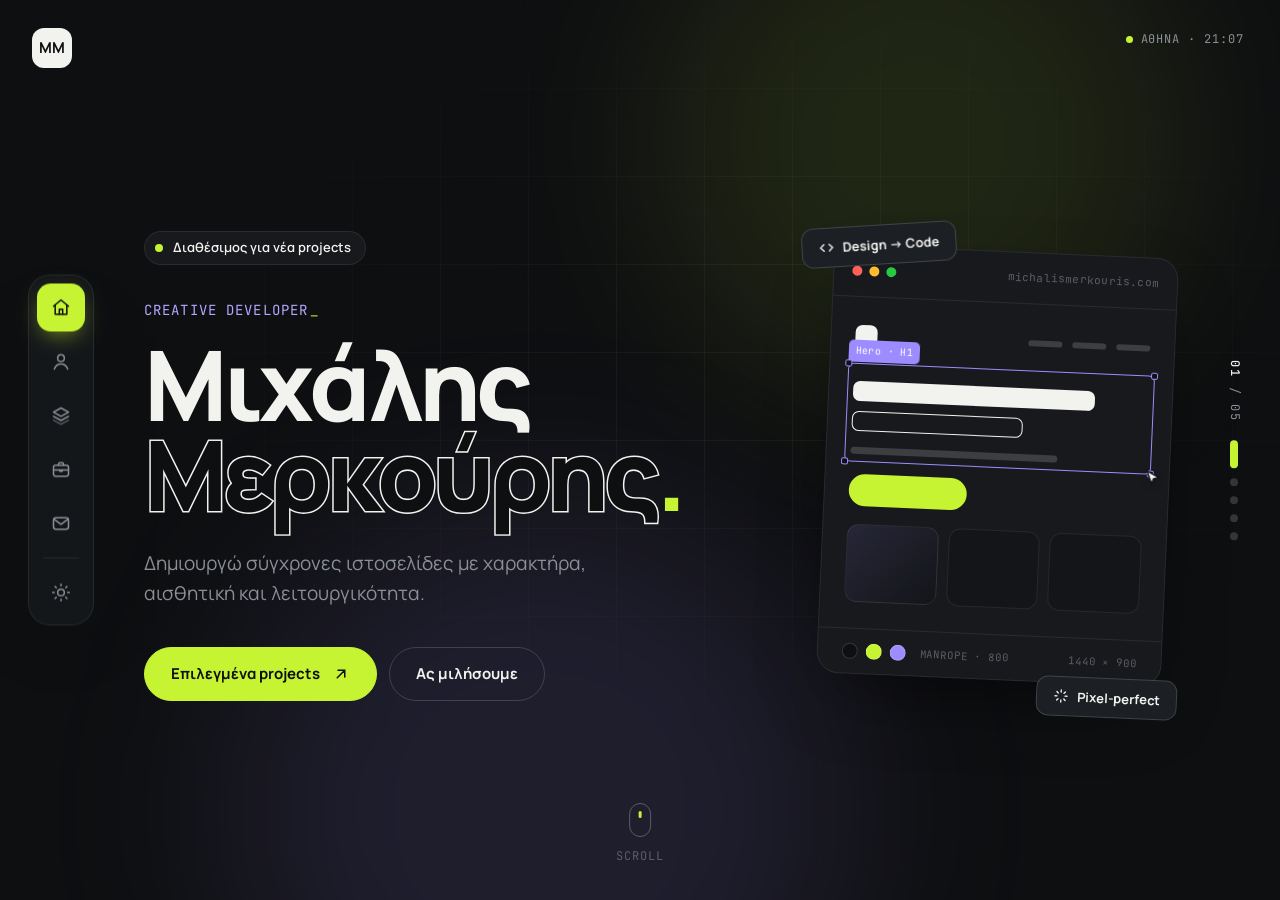
<file: index.html>
<!doctype html>
<html lang="el" data-scheme="dark">
<head>
<meta charset="utf-8">
<meta name="viewport" content="width=device-width, initial-scale=1, viewport-fit=cover">
<title>Μιχάλης Μερκούρης — Creative Developer</title>
<meta name="description" content="Μιχάλης Μερκούρης, creative developer στην Αθήνα. Σύγχρονες ιστοσελίδες με χαρακτήρα, αισθητική και λειτουργικότητα.">
<script>(function(){var d=document.documentElement;try{var t=localStorage.getItem("mm-theme");if(t)d.setAttribute("data-scheme",t);var p=JSON.parse(sessionStorage.getItem("mm-pt")||"null");if(p&&p.to===0&&Date.now()-p.t<6000)d.classList.add("pt-on");}catch(e){}})();</script>
<link rel="preconnect" href="https://fonts.googleapis.com">
<link rel="preconnect" href="https://fonts.gstatic.com" crossorigin>
<link href="https://fonts.googleapis.com/css2?family=Manrope:wght@400;500;600;700;800&family=JetBrains+Mono:wght@400;500&display=swap" rel="stylesheet">
<link rel="stylesheet" href="assets/style.css">
<link rel="prefetch" href="about.html">
</head>
<body data-page="0" class="page-home">
<div class="amb" aria-hidden="true"><div class="blob a"></div><div class="blob b"></div></div>

<a href="index.html" data-nav="0" class="logo" aria-label="Μιχάλης Μερκούρης — αρχική"><b>ΜΜ</b><span>Μιχάλης</span></a>

<div class="topright">
  <div class="clock mono" title="Τοπική ώρα Αθήνας"><i></i><span>Αθήνα · <span id="clk">--:--</span></span></div>
  <button class="ibtn themeb-m themeb" aria-label="Αλλαγή θέματος"></button>
</div>

<nav class="dock" aria-label="Κύρια πλοήγηση" style="--pi:0"><span class="ind no-t" aria-hidden="true"></span>
  <a class="nb on" href="index.html" data-nav="0" aria-label="Αρχική" aria-current="page"><svg viewBox="0 0 24 24" fill="none" stroke="currentColor" stroke-width="1.8" stroke-linecap="round" stroke-linejoin="round"><path d="M3 10.5 12 3l9 7.5"/><path d="M5 9v11h14V9"/><path d="M10 20v-6h4v6"/></svg><span class="lbl">Αρχική</span><span class="ml" aria-hidden="true">Αρχική</span></a>
  <a class="nb" href="about.html" data-nav="1" aria-label="Σχετικά"><svg viewBox="0 0 24 24" fill="none" stroke="currentColor" stroke-width="1.8" stroke-linecap="round" stroke-linejoin="round"><circle cx="12" cy="8" r="4"/><path d="M4 21c1.5-4 4.5-6 8-6s6.5 2 8 6"/></svg><span class="lbl">Σχετικά</span><span class="ml" aria-hidden="true">Σχετικά</span></a>
  <a class="nb" href="services.html" data-nav="2" aria-label="Υπηρεσίες"><svg viewBox="0 0 24 24" fill="none" stroke="currentColor" stroke-width="1.8" stroke-linecap="round" stroke-linejoin="round"><path d="m12 3 9 5-9 5-9-5 9-5Z"/><path d="m3 13 9 5 9-5"/><path d="m3 17.5 9 5 9-5" opacity=".5"/></svg><span class="lbl">Υπηρεσίες</span><span class="ml" aria-hidden="true">Υπηρεσίες</span></a>
  <a class="nb" href="work.html" data-nav="3" aria-label="Έργα"><svg viewBox="0 0 24 24" fill="none" stroke="currentColor" stroke-width="1.8" stroke-linecap="round" stroke-linejoin="round"><rect x="3" y="7" width="18" height="13" rx="2.5"/><path d="M9 7V5.5A1.5 1.5 0 0 1 10.5 4h3A1.5 1.5 0 0 1 15 5.5V7"/><path d="M3 12.5h18"/><path d="M10.5 12.5v1.5h3v-1.5"/></svg><span class="lbl">Έργα</span><span class="ml" aria-hidden="true">Έργα</span></a>
  <a class="nb" href="contact.html" data-nav="4" aria-label="Επικοινωνία"><svg viewBox="0 0 24 24" fill="none" stroke="currentColor" stroke-width="1.8" stroke-linecap="round" stroke-linejoin="round"><rect x="3" y="5" width="18" height="14" rx="3"/><path d="m4 7 8 6 8-6"/></svg><span class="lbl">Επικοινωνία</span><span class="ml" aria-hidden="true">Επικοινωνία</span></a>
  <div class="sep"></div>
  <button class="nb themeb themeb-d" aria-label="Αλλαγή θέματος"><span class="ti"></span><span class="lbl">Light mode</span></button>
</nav>

<div class="rail" aria-hidden="true">
  <div class="num"><b id="rnum">01</b> / 05</div>
  <div class="dots" id="dots"><a href="index.html" data-nav="0" aria-label="Αρχική" class="on"></a><a href="about.html" data-nav="1" aria-label="Σχετικά"></a><a href="services.html" data-nav="2" aria-label="Υπηρεσίες"></a><a href="work.html" data-nav="3" aria-label="Έργα"></a><a href="contact.html" data-nav="4" aria-label="Επικοινωνία"></a></div>
</div>


<main id="main">
<section class="pg on is-cur" id="home" aria-label="Αρχική">
  <div class="pg-in"><div class="wrap hero">
    <div>
      <a href="contact.html" data-nav="4" class="avail rv"><i></i>Διαθέσιμος για νέα projects</a>
      <span class="role mono rv">Creative Developer</span>
      <h1 class="name rv" aria-label="Μιχάλης Μερκούρης"><span class="ln" data-split>Μιχάλης</span><span class="ln o" data-split>Μερκούρης</span></h1>
      <p class="lead rv">Δημιουργώ σύγχρονες ιστοσελίδες με χαρακτήρα, αισθητική και λειτουργικότητα.</p>
      <div class="ctas rv">
        <a href="work.html" data-nav="3" class="btn pri">Επιλεγμένα projects <svg viewBox="0 0 24 24" fill="none" stroke="currentColor" stroke-width="2" stroke-linecap="round"><path d="M7 17 17 7M8 7h9v9"/></svg></a>
        <a href="contact.html" data-nav="4" class="btn ghost">Ας μιλήσουμε</a>
      </div>
    </div>
    <div class="rv" style="--i:3">
      <div class="build" aria-hidden="true">
        <div class="cc-top"><i></i><i></i><i></i><span class="url mono">michalismerkouris.com</span></div>
        <div class="cv" id="cv">
          <div class="w-nav" data-tg="Navigation"><i class="lg"></i><span></span><span></span><span></span></div>
          <div class="w-hero" data-tg="Hero · H1"><i class="t1"></i><i class="t2"></i><i class="t3"></i></div>
          <div class="w-btn" data-tg="Button · CTA"></div>
          <div class="w-cards"><i data-tg="Card · Project"></i><i></i><i></i></div>
          <div class="sel" id="sel"><em id="sel-l">Hero · H1</em><b></b><b></b><b></b><b></b></div>
          <svg class="cur" id="cur" viewBox="0 0 24 24"><path d="M5 3l14 7-6 2-2 6L5 3Z"/></svg>
        </div>
        <div class="tok"><span class="sw" style="background:#0E0F11"></span><span class="sw" style="background:#C6F432"></span><span class="sw" style="background:#9D8CFF"></span><span class="mono">Manrope · 800</span><span class="mono r">1440 × 900</span></div>
        <div class="chip c1"><svg viewBox="0 0 24 24" fill="none" stroke="currentColor" stroke-width="2" stroke-linecap="round"><path d="m8 7-5 5 5 5M16 7l5 5-5 5"/></svg>Design → Code</div>
        <div class="chip c2"><svg viewBox="0 0 24 24" fill="none" stroke="currentColor" stroke-width="2" stroke-linecap="round"><path d="M12 3v3M12 18v3M3 12h3M18 12h3M5.6 5.6l2.1 2.1M16.3 16.3l2.1 2.1M5.6 18.4l2.1-2.1M16.3 7.7l2.1-2.1"/></svg>Pixel-perfect</div>
      </div>
    </div>
  </div>
  <a class="scrollcue mono" href="about.html" data-nav="1" aria-label="Επόμενη σελίδα: Σχετικά"><span class="mouse"></span>scroll</a>
  </div>
</section>
</main>

<script src="assets/main.js"></script>
</body>
</html>
</file>
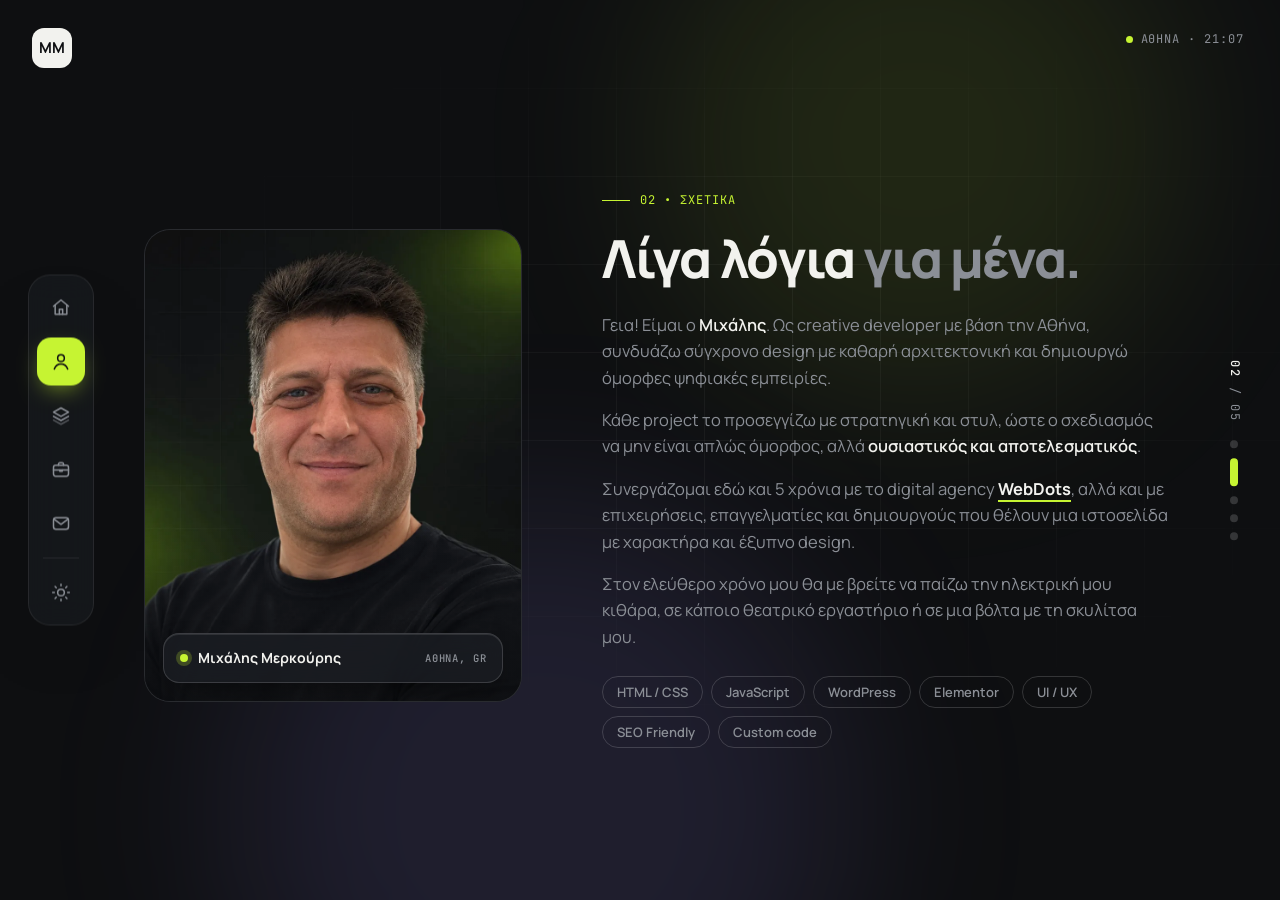
<file: about.html>
<!doctype html>
<html lang="el" data-scheme="dark">
<head>
<meta charset="utf-8">
<meta name="viewport" content="width=device-width, initial-scale=1, viewport-fit=cover">
<title>Σχετικά — Μιχάλης Μερκούρης</title>
<meta name="description" content="Λίγα λόγια για τον Μιχάλη Μερκούρη, creative developer με βάση την Αθήνα.">
<script>(function(){var d=document.documentElement;try{var t=localStorage.getItem("mm-theme");if(t)d.setAttribute("data-scheme",t);var p=JSON.parse(sessionStorage.getItem("mm-pt")||"null");if(p&&p.to===1&&Date.now()-p.t<6000)d.classList.add("pt-on");}catch(e){}})();</script>
<link rel="preconnect" href="https://fonts.googleapis.com">
<link rel="preconnect" href="https://fonts.gstatic.com" crossorigin>
<link href="https://fonts.googleapis.com/css2?family=Manrope:wght@400;500;600;700;800&family=JetBrains+Mono:wght@400;500&display=swap" rel="stylesheet">
<link rel="stylesheet" href="assets/style.css">
<link rel="prefetch" href="index.html">
<link rel="prefetch" href="services.html">
</head>
<body data-page="1" class="page-about">
<div class="amb" aria-hidden="true"><div class="blob a"></div><div class="blob b"></div></div>

<a href="index.html" data-nav="0" class="logo" aria-label="Μιχάλης Μερκούρης — αρχική"><b>ΜΜ</b><span>Μιχάλης</span></a>

<div class="topright">
  <div class="clock mono" title="Τοπική ώρα Αθήνας"><i></i><span>Αθήνα · <span id="clk">--:--</span></span></div>
  <button class="ibtn themeb-m themeb" aria-label="Αλλαγή θέματος"></button>
</div>

<nav class="dock" aria-label="Κύρια πλοήγηση" style="--pi:1"><span class="ind no-t" aria-hidden="true"></span>
  <a class="nb" href="index.html" data-nav="0" aria-label="Αρχική"><svg viewBox="0 0 24 24" fill="none" stroke="currentColor" stroke-width="1.8" stroke-linecap="round" stroke-linejoin="round"><path d="M3 10.5 12 3l9 7.5"/><path d="M5 9v11h14V9"/><path d="M10 20v-6h4v6"/></svg><span class="lbl">Αρχική</span><span class="ml" aria-hidden="true">Αρχική</span></a>
  <a class="nb on" href="about.html" data-nav="1" aria-label="Σχετικά" aria-current="page"><svg viewBox="0 0 24 24" fill="none" stroke="currentColor" stroke-width="1.8" stroke-linecap="round" stroke-linejoin="round"><circle cx="12" cy="8" r="4"/><path d="M4 21c1.5-4 4.5-6 8-6s6.5 2 8 6"/></svg><span class="lbl">Σχετικά</span><span class="ml" aria-hidden="true">Σχετικά</span></a>
  <a class="nb" href="services.html" data-nav="2" aria-label="Υπηρεσίες"><svg viewBox="0 0 24 24" fill="none" stroke="currentColor" stroke-width="1.8" stroke-linecap="round" stroke-linejoin="round"><path d="m12 3 9 5-9 5-9-5 9-5Z"/><path d="m3 13 9 5 9-5"/><path d="m3 17.5 9 5 9-5" opacity=".5"/></svg><span class="lbl">Υπηρεσίες</span><span class="ml" aria-hidden="true">Υπηρεσίες</span></a>
  <a class="nb" href="work.html" data-nav="3" aria-label="Έργα"><svg viewBox="0 0 24 24" fill="none" stroke="currentColor" stroke-width="1.8" stroke-linecap="round" stroke-linejoin="round"><rect x="3" y="7" width="18" height="13" rx="2.5"/><path d="M9 7V5.5A1.5 1.5 0 0 1 10.5 4h3A1.5 1.5 0 0 1 15 5.5V7"/><path d="M3 12.5h18"/><path d="M10.5 12.5v1.5h3v-1.5"/></svg><span class="lbl">Έργα</span><span class="ml" aria-hidden="true">Έργα</span></a>
  <a class="nb" href="contact.html" data-nav="4" aria-label="Επικοινωνία"><svg viewBox="0 0 24 24" fill="none" stroke="currentColor" stroke-width="1.8" stroke-linecap="round" stroke-linejoin="round"><rect x="3" y="5" width="18" height="14" rx="3"/><path d="m4 7 8 6 8-6"/></svg><span class="lbl">Επικοινωνία</span><span class="ml" aria-hidden="true">Επικοινωνία</span></a>
  <div class="sep"></div>
  <button class="nb themeb themeb-d" aria-label="Αλλαγή θέματος"><span class="ti"></span><span class="lbl">Light mode</span></button>
</nav>

<div class="rail" aria-hidden="true">
  <div class="num"><b id="rnum">02</b> / 05</div>
  <div class="dots" id="dots"><a href="index.html" data-nav="0" aria-label="Αρχική"></a><a href="about.html" data-nav="1" aria-label="Σχετικά" class="on"></a><a href="services.html" data-nav="2" aria-label="Υπηρεσίες"></a><a href="work.html" data-nav="3" aria-label="Έργα"></a><a href="contact.html" data-nav="4" aria-label="Επικοινωνία"></a></div>
</div>


<main id="main">
<section class="pg on is-cur" id="about" aria-labelledby="h-about">
  <div class="pg-in"><div class="wrap about">
    <div class="photo rv">
      <picture class="ph-img ph-dark"><source srcset="assets/img/michalis-dark.webp" type="image/webp"><img src="assets/img/michalis-dark.jpg" width="880" height="1100" alt="Ο Μιχάλης Μερκούρης, creative developer" loading="eager" decoding="async"></picture>
      <picture class="ph-img ph-light" aria-hidden="true"><source srcset="assets/img/michalis-light.webp" type="image/webp"><img src="assets/img/michalis-light.jpg" width="880" height="1100" alt="" loading="lazy" decoding="async"></picture>
      <div class="badge"><span class="bn"><i></i>Μιχάλης Μερκούρης</span><span class="bl mono">Αθήνα, GR</span></div>
    </div>
    <div>
      <span class="eyebrow mono rv">02 • Σχετικά</span>
      <h1 id="h-about" class="h2 rv">Λίγα λόγια <em>για μένα.</em></h1>
      <p class="rv">Γεια! Είμαι ο <strong>Μιχάλης</strong>. Ως creative developer με βάση την Αθήνα, συνδυάζω σύγχρονο design με καθαρή αρχιτεκτονική και δημιουργώ όμορφες ψηφιακές εμπειρίες.</p>
      <p class="rv">Κάθε project το προσεγγίζω με στρατηγική και στυλ, ώστε ο σχεδιασμός να μην είναι απλώς όμορφος, αλλά <strong>ουσιαστικός και αποτελεσματικός</strong>.</p>
      <p class="rv">Συνεργάζομαι εδώ και <span id="wd-years">5</span> χρόνια με το digital agency <a class="tlink" href="https://webdots.gr/" target="_blank" rel="noopener">WebDots</a>, αλλά και με επιχειρήσεις, επαγγελματίες και δημιουργούς που θέλουν μια ιστοσελίδα με χαρακτήρα και έξυπνο design.</p>
      <p class="rv">Στον ελεύθερο χρόνο μου θα με βρείτε να παίζω την ηλεκτρική μου κιθάρα, σε κάποιο θεατρικό εργαστήριο ή σε μια βόλτα με τη σκυλίτσα μου.</p>
      <div class="tags rv">
        <span class="tag">HTML / CSS</span><span class="tag">JavaScript</span><span class="tag">WordPress</span><span class="tag">Elementor</span><span class="tag v">UI / UX</span><span class="tag">SEO Friendly</span><span class="tag v">Custom code</span>
      </div>
    </div>
  </div></div>
</section>
</main>

<script src="assets/main.js"></script>
</body>
</html>
</file>
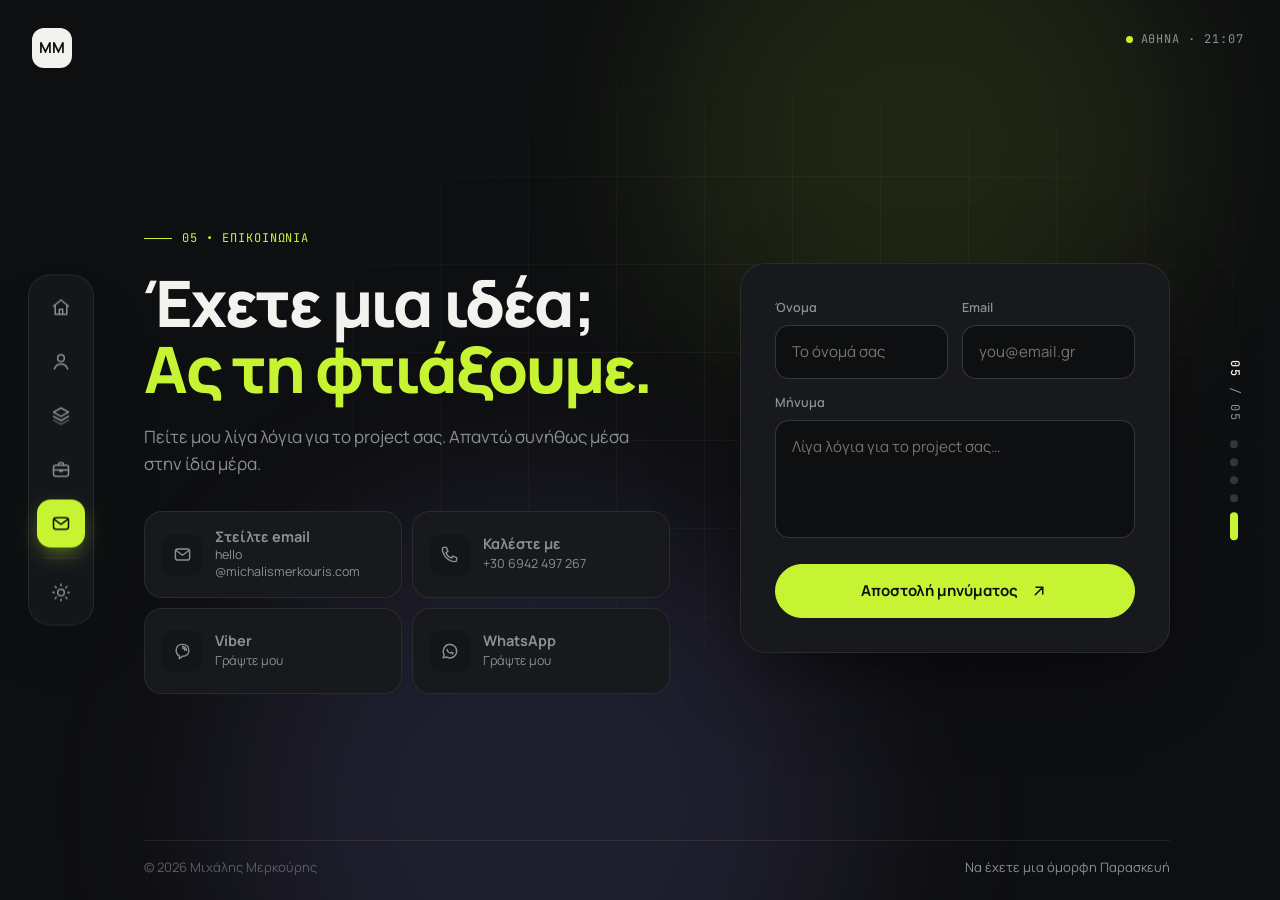
<file: contact.html>
<!doctype html>
<html lang="el" data-scheme="dark">
<head>
<meta charset="utf-8">
<meta name="viewport" content="width=device-width, initial-scale=1, viewport-fit=cover">
<title>Επικοινωνία — Μιχάλης Μερκούρης</title>
<meta name="description" content="Επικοινωνήστε για το project σας: email, τηλέφωνο, Viber ή WhatsApp.">
<script>(function(){var d=document.documentElement;try{var t=localStorage.getItem("mm-theme");if(t)d.setAttribute("data-scheme",t);var p=JSON.parse(sessionStorage.getItem("mm-pt")||"null");if(p&&p.to===4&&Date.now()-p.t<6000)d.classList.add("pt-on");}catch(e){}})();</script>
<link rel="preconnect" href="https://fonts.googleapis.com">
<link rel="preconnect" href="https://fonts.gstatic.com" crossorigin>
<link href="https://fonts.googleapis.com/css2?family=Manrope:wght@400;500;600;700;800&family=JetBrains+Mono:wght@400;500&display=swap" rel="stylesheet">
<link rel="stylesheet" href="assets/style.css">
<link rel="prefetch" href="work.html">
</head>
<body data-page="4" class="page-contact">
<div class="amb" aria-hidden="true"><div class="blob a"></div><div class="blob b"></div></div>

<a href="index.html" data-nav="0" class="logo" aria-label="Μιχάλης Μερκούρης — αρχική"><b>ΜΜ</b><span>Μιχάλης</span></a>

<div class="topright">
  <div class="clock mono" title="Τοπική ώρα Αθήνας"><i></i><span>Αθήνα · <span id="clk">--:--</span></span></div>
  <button class="ibtn themeb-m themeb" aria-label="Αλλαγή θέματος"></button>
</div>

<nav class="dock" aria-label="Κύρια πλοήγηση" style="--pi:4"><span class="ind no-t" aria-hidden="true"></span>
  <a class="nb" href="index.html" data-nav="0" aria-label="Αρχική"><svg viewBox="0 0 24 24" fill="none" stroke="currentColor" stroke-width="1.8" stroke-linecap="round" stroke-linejoin="round"><path d="M3 10.5 12 3l9 7.5"/><path d="M5 9v11h14V9"/><path d="M10 20v-6h4v6"/></svg><span class="lbl">Αρχική</span><span class="ml" aria-hidden="true">Αρχική</span></a>
  <a class="nb" href="about.html" data-nav="1" aria-label="Σχετικά"><svg viewBox="0 0 24 24" fill="none" stroke="currentColor" stroke-width="1.8" stroke-linecap="round" stroke-linejoin="round"><circle cx="12" cy="8" r="4"/><path d="M4 21c1.5-4 4.5-6 8-6s6.5 2 8 6"/></svg><span class="lbl">Σχετικά</span><span class="ml" aria-hidden="true">Σχετικά</span></a>
  <a class="nb" href="services.html" data-nav="2" aria-label="Υπηρεσίες"><svg viewBox="0 0 24 24" fill="none" stroke="currentColor" stroke-width="1.8" stroke-linecap="round" stroke-linejoin="round"><path d="m12 3 9 5-9 5-9-5 9-5Z"/><path d="m3 13 9 5 9-5"/><path d="m3 17.5 9 5 9-5" opacity=".5"/></svg><span class="lbl">Υπηρεσίες</span><span class="ml" aria-hidden="true">Υπηρεσίες</span></a>
  <a class="nb" href="work.html" data-nav="3" aria-label="Έργα"><svg viewBox="0 0 24 24" fill="none" stroke="currentColor" stroke-width="1.8" stroke-linecap="round" stroke-linejoin="round"><rect x="3" y="7" width="18" height="13" rx="2.5"/><path d="M9 7V5.5A1.5 1.5 0 0 1 10.5 4h3A1.5 1.5 0 0 1 15 5.5V7"/><path d="M3 12.5h18"/><path d="M10.5 12.5v1.5h3v-1.5"/></svg><span class="lbl">Έργα</span><span class="ml" aria-hidden="true">Έργα</span></a>
  <a class="nb on" href="contact.html" data-nav="4" aria-label="Επικοινωνία" aria-current="page"><svg viewBox="0 0 24 24" fill="none" stroke="currentColor" stroke-width="1.8" stroke-linecap="round" stroke-linejoin="round"><rect x="3" y="5" width="18" height="14" rx="3"/><path d="m4 7 8 6 8-6"/></svg><span class="lbl">Επικοινωνία</span><span class="ml" aria-hidden="true">Επικοινωνία</span></a>
  <div class="sep"></div>
  <button class="nb themeb themeb-d" aria-label="Αλλαγή θέματος"><span class="ti"></span><span class="lbl">Light mode</span></button>
</nav>

<div class="rail" aria-hidden="true">
  <div class="num"><b id="rnum">05</b> / 05</div>
  <div class="dots" id="dots"><a href="index.html" data-nav="0" aria-label="Αρχική"></a><a href="about.html" data-nav="1" aria-label="Σχετικά"></a><a href="services.html" data-nav="2" aria-label="Υπηρεσίες"></a><a href="work.html" data-nav="3" aria-label="Έργα"></a><a href="contact.html" data-nav="4" aria-label="Επικοινωνία" class="on"></a></div>
</div>


<main id="main">
<section class="pg on is-cur" id="contact" aria-labelledby="h-contact">
  <div class="pg-in"><div class="wrap contact">
    <div>
      <span class="eyebrow mono rv">05 • Επικοινωνία</span>
      <h1 id="h-contact" class="h2 rv">Έχετε μια ιδέα;<br><span>Ας τη φτιάξουμε.</span></h1>
      <p class="lead rv">Πείτε μου λίγα λόγια για το project σας. Απαντώ συνήθως μέσα στην ίδια μέρα.</p>
      <div class="qa rv">
        <a class="em" href="mailto:hello@michalismerkouris.com"><span class="ic"><svg viewBox="0 0 24 24" fill="none" stroke="currentColor" stroke-width="1.8" stroke-linecap="round" stroke-linejoin="round"><rect x="3" y="5" width="18" height="14" rx="3"/><path d="m4 7 8 6 8-6"/></svg></span><span><b>Στείλτε email</b><span class="mail">hello<wbr>@michalismerkouris.com</span></span></a>
        <a class="ph" href="tel:+306942497267"><span class="ic"><svg viewBox="0 0 24 24" fill="none" stroke="currentColor" stroke-width="1.8" stroke-linecap="round" stroke-linejoin="round"><path d="M5 3h3l2 5-2.5 1.5a11 11 0 0 0 7 7L16 14l5 2v3a2 2 0 0 1-2 2A17 17 0 0 1 3 5a2 2 0 0 1 2-2Z"/></svg></span><span><b>Καλέστε με</b><span>+30 6942 497 267</span></span></a>
        <a class="vb" href="viber://chat?number=%2B306942497267"><span class="ic"><svg viewBox="0 0 24 24" fill="none" stroke="currentColor" stroke-width="1.8" stroke-linecap="round" stroke-linejoin="round"><path d="M12 3c5 0 8 2.5 8 7.5S17 18 12 18l-4 3v-3.6C5.4 16.3 4 14 4 10.5 4 5.5 7 3 12 3Z"/><path d="M12 7.5a3 3 0 0 1 3 3M12 5.5a5 5 0 0 1 5 5"/></svg></span><span><b>Viber</b><span>Γράψτε μου</span></span></a>
        <a class="wa" href="https://wa.me/306942497267" target="_blank" rel="noopener"><span class="ic"><svg viewBox="0 0 24 24" fill="none" stroke="currentColor" stroke-width="1.8" stroke-linecap="round" stroke-linejoin="round"><path d="M4 20l1.3-4A8.5 8.5 0 1 1 8.4 19L4 20Z"/><path d="M9 9.5c.3 2.3 2.2 4.3 4.5 4.6l1-1.2 1.8.8-.4 1.6"/></svg></span><span><b>WhatsApp</b><span>Γράψτε μου</span></span></a>
      </div>
    </div>
    <form class="rv" id="form" novalidate>
      <div class="row2">
        <div class="fld"><label for="f-n">Όνομα</label><input id="f-n" name="name" autocomplete="name" placeholder="Το όνομά σας" required><span class="e">Συμπληρώστε το όνομά σας.</span></div>
        <div class="fld"><label for="f-e">Email</label><input id="f-e" name="email" type="email" autocomplete="email" placeholder="you@email.gr" required><span class="e">Χρειάζεται ένα έγκυρο email.</span></div>
      </div>
      <div class="fld"><label for="f-m">Μήνυμα</label><textarea id="f-m" name="msg" placeholder="Λίγα λόγια για το project σας…" required></textarea><span class="e">Γράψτε ένα σύντομο μήνυμα.</span></div>
      <button class="btn pri" type="submit">Αποστολή μηνύματος <svg viewBox="0 0 24 24" fill="none" stroke="currentColor" stroke-width="2" stroke-linecap="round"><path d="M7 17 17 7M8 7h9v9"/></svg></button>
      <div class="ok" id="ok" role="status"><svg width="18" height="18" viewBox="0 0 24 24" fill="none" stroke="currentColor" stroke-width="2.2" stroke-linecap="round"><path d="m5 12 5 5 9-10"/></svg>Demo: το μήνυμα «στάλθηκε». Η πραγματική αποστολή μπαίνει στην υλοποίηση.</div>
    </form>
  </div>
  <footer class="site-foot"><span>© 2026 Μιχάλης Μερκούρης</span><span id="greet">Να έχετε μια όμορφη μέρα</span></footer>
  </div>
</section>
</main>

<script src="assets/main.js"></script>
</body>
</html>
</file>
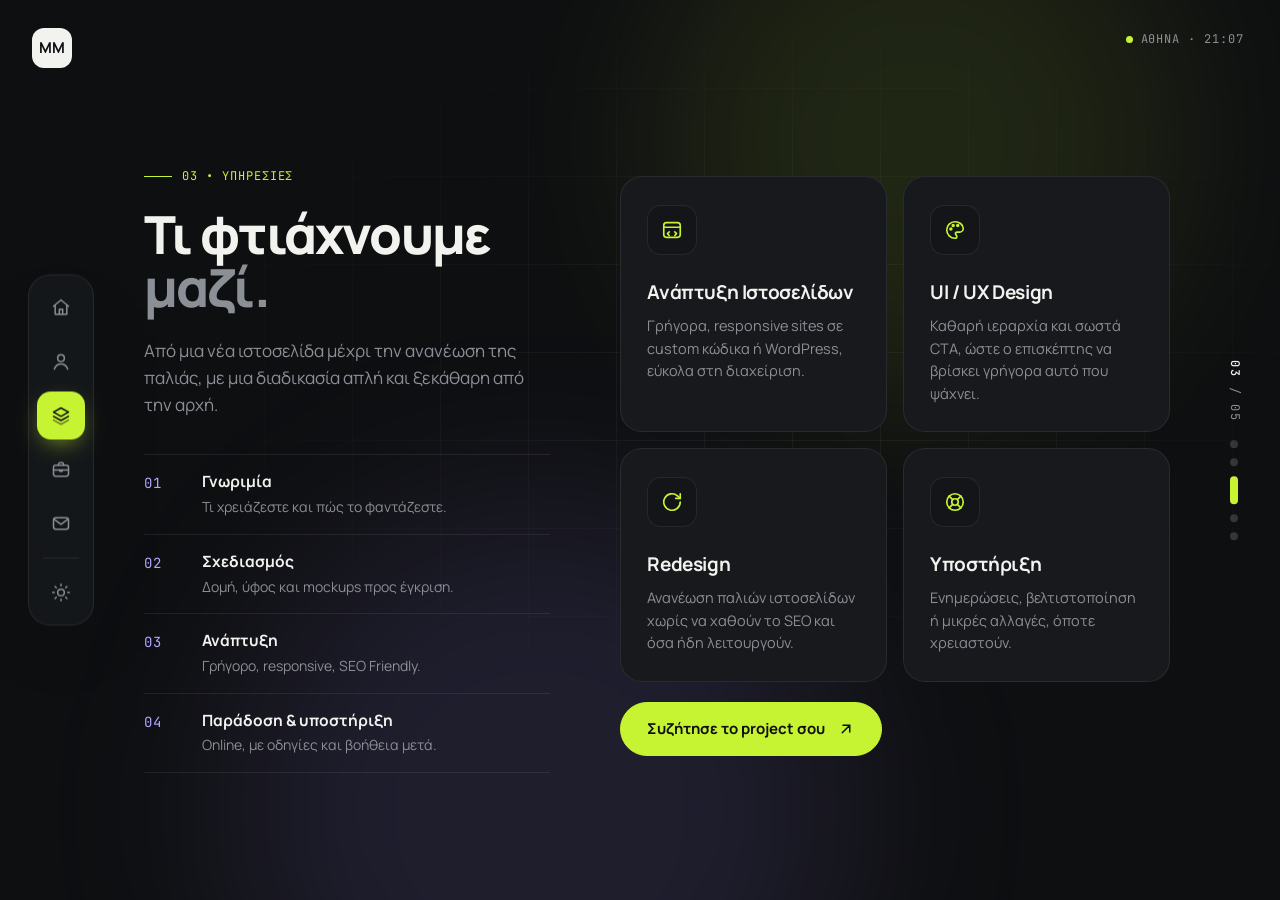
<file: services.html>
<!doctype html>
<html lang="el" data-scheme="dark">
<head>
<meta charset="utf-8">
<meta name="viewport" content="width=device-width, initial-scale=1, viewport-fit=cover">
<title>Υπηρεσίες — Μιχάλης Μερκούρης</title>
<meta name="description" content="Ανάπτυξη ιστοσελίδων, UI/UX design, redesign και υποστήριξη.">
<script>(function(){var d=document.documentElement;try{var t=localStorage.getItem("mm-theme");if(t)d.setAttribute("data-scheme",t);var p=JSON.parse(sessionStorage.getItem("mm-pt")||"null");if(p&&p.to===2&&Date.now()-p.t<6000)d.classList.add("pt-on");}catch(e){}})();</script>
<link rel="preconnect" href="https://fonts.googleapis.com">
<link rel="preconnect" href="https://fonts.gstatic.com" crossorigin>
<link href="https://fonts.googleapis.com/css2?family=Manrope:wght@400;500;600;700;800&family=JetBrains+Mono:wght@400;500&display=swap" rel="stylesheet">
<link rel="stylesheet" href="assets/style.css">
<link rel="prefetch" href="about.html">
<link rel="prefetch" href="work.html">
</head>
<body data-page="2" class="page-services">
<div class="amb" aria-hidden="true"><div class="blob a"></div><div class="blob b"></div></div>

<a href="index.html" data-nav="0" class="logo" aria-label="Μιχάλης Μερκούρης — αρχική"><b>ΜΜ</b><span>Μιχάλης</span></a>

<div class="topright">
  <div class="clock mono" title="Τοπική ώρα Αθήνας"><i></i><span>Αθήνα · <span id="clk">--:--</span></span></div>
  <button class="ibtn themeb-m themeb" aria-label="Αλλαγή θέματος"></button>
</div>

<nav class="dock" aria-label="Κύρια πλοήγηση" style="--pi:2"><span class="ind no-t" aria-hidden="true"></span>
  <a class="nb" href="index.html" data-nav="0" aria-label="Αρχική"><svg viewBox="0 0 24 24" fill="none" stroke="currentColor" stroke-width="1.8" stroke-linecap="round" stroke-linejoin="round"><path d="M3 10.5 12 3l9 7.5"/><path d="M5 9v11h14V9"/><path d="M10 20v-6h4v6"/></svg><span class="lbl">Αρχική</span><span class="ml" aria-hidden="true">Αρχική</span></a>
  <a class="nb" href="about.html" data-nav="1" aria-label="Σχετικά"><svg viewBox="0 0 24 24" fill="none" stroke="currentColor" stroke-width="1.8" stroke-linecap="round" stroke-linejoin="round"><circle cx="12" cy="8" r="4"/><path d="M4 21c1.5-4 4.5-6 8-6s6.5 2 8 6"/></svg><span class="lbl">Σχετικά</span><span class="ml" aria-hidden="true">Σχετικά</span></a>
  <a class="nb on" href="services.html" data-nav="2" aria-label="Υπηρεσίες" aria-current="page"><svg viewBox="0 0 24 24" fill="none" stroke="currentColor" stroke-width="1.8" stroke-linecap="round" stroke-linejoin="round"><path d="m12 3 9 5-9 5-9-5 9-5Z"/><path d="m3 13 9 5 9-5"/><path d="m3 17.5 9 5 9-5" opacity=".5"/></svg><span class="lbl">Υπηρεσίες</span><span class="ml" aria-hidden="true">Υπηρεσίες</span></a>
  <a class="nb" href="work.html" data-nav="3" aria-label="Έργα"><svg viewBox="0 0 24 24" fill="none" stroke="currentColor" stroke-width="1.8" stroke-linecap="round" stroke-linejoin="round"><rect x="3" y="7" width="18" height="13" rx="2.5"/><path d="M9 7V5.5A1.5 1.5 0 0 1 10.5 4h3A1.5 1.5 0 0 1 15 5.5V7"/><path d="M3 12.5h18"/><path d="M10.5 12.5v1.5h3v-1.5"/></svg><span class="lbl">Έργα</span><span class="ml" aria-hidden="true">Έργα</span></a>
  <a class="nb" href="contact.html" data-nav="4" aria-label="Επικοινωνία"><svg viewBox="0 0 24 24" fill="none" stroke="currentColor" stroke-width="1.8" stroke-linecap="round" stroke-linejoin="round"><rect x="3" y="5" width="18" height="14" rx="3"/><path d="m4 7 8 6 8-6"/></svg><span class="lbl">Επικοινωνία</span><span class="ml" aria-hidden="true">Επικοινωνία</span></a>
  <div class="sep"></div>
  <button class="nb themeb themeb-d" aria-label="Αλλαγή θέματος"><span class="ti"></span><span class="lbl">Light mode</span></button>
</nav>

<div class="rail" aria-hidden="true">
  <div class="num"><b id="rnum">03</b> / 05</div>
  <div class="dots" id="dots"><a href="index.html" data-nav="0" aria-label="Αρχική"></a><a href="about.html" data-nav="1" aria-label="Σχετικά"></a><a href="services.html" data-nav="2" aria-label="Υπηρεσίες" class="on"></a><a href="work.html" data-nav="3" aria-label="Έργα"></a><a href="contact.html" data-nav="4" aria-label="Επικοινωνία"></a></div>
</div>


<main id="main">
<section class="pg on is-cur" id="services" aria-labelledby="h-serv">
  <div class="pg-in"><div class="wrap serv">
    <div>
      <span class="eyebrow mono rv">03 • Υπηρεσίες</span>
      <h1 id="h-serv" class="h2 rv">Τι φτιάχνουμε <em>μαζί.</em></h1>
      <p class="lead rv">Από μια νέα ιστοσελίδα μέχρι την ανανέωση της παλιάς, με μια διαδικασία απλή και ξεκάθαρη από την αρχή.</p>
      <div class="steps rv">
        <div class="step"><span class="mono">01</span><div><b>Γνωριμία</b><span>Τι χρειάζεστε και πώς το φαντάζεστε.</span></div></div>
        <div class="step"><span class="mono">02</span><div><b>Σχεδιασμός</b><span>Δομή, ύφος και mockups προς έγκριση.</span></div></div>
        <div class="step"><span class="mono">03</span><div><b>Ανάπτυξη</b><span>Γρήγορο, responsive, SEO Friendly.</span></div></div>
        <div class="step"><span class="mono">04</span><div><b>Παράδοση & υποστήριξη</b><span>Online, με οδηγίες και βοήθεια μετά.</span></div></div>
      </div>
    </div>
    <div class="serv-r">
    <div class="scards">
      <article class="sc rv"><div class="ic"><svg viewBox="0 0 24 24" fill="none" stroke="currentColor" stroke-width="1.8" stroke-linecap="round" stroke-linejoin="round"><rect x="3" y="4" width="18" height="16" rx="3"/><path d="M3 9h18M9 14l-2 2 2 2M15 14l2 2-2 2"/></svg></div><h3>Ανάπτυξη Ιστοσελίδων</h3><p>Γρήγορα, responsive sites σε custom κώδικα ή WordPress, εύκολα στη διαχείριση.</p></article>
      <article class="sc rv"><div class="ic"><svg viewBox="0 0 24 24" fill="none" stroke="currentColor" stroke-width="1.8" stroke-linecap="round" stroke-linejoin="round"><path d="M12 3a9 9 0 1 0 0 18c1.4 0 2-1 2-2 0-1.5-1.5-1.7-1.5-3 0-1 .8-1.7 2-1.7H17a4 4 0 0 0 4-4C21 6.4 17 3 12 3Z"/><circle cx="7.5" cy="11" r="1"/><circle cx="10" cy="7" r="1"/><circle cx="15" cy="7" r="1"/></svg></div><h3>UI / UX Design</h3><p>Καθαρή ιεραρχία και σωστά CTA, ώστε ο επισκέπτης να βρίσκει γρήγορα αυτό που ψάχνει.</p></article>
      <article class="sc rv"><div class="ic"><svg viewBox="0 0 24 24" fill="none" stroke="currentColor" stroke-width="1.8" stroke-linecap="round" stroke-linejoin="round"><path d="M21 12a9 9 0 1 1-3-6.7L21 8"/><path d="M21 3v5h-5"/></svg></div><h3>Redesign</h3><p>Ανανέωση παλιών ιστοσελίδων χωρίς να χαθούν το SEO και όσα ήδη λειτουργούν.</p></article>
      <article class="sc rv"><div class="ic"><svg viewBox="0 0 24 24" fill="none" stroke="currentColor" stroke-width="1.8" stroke-linecap="round" stroke-linejoin="round"><circle cx="12" cy="12" r="9"/><circle cx="12" cy="12" r="3.5"/><path d="m5.6 5.6 3.9 3.9M14.5 14.5l3.9 3.9M18.4 5.6l-3.9 3.9M9.5 14.5l-3.9 3.9"/></svg></div><h3>Υποστήριξη</h3><p>Ενημερώσεις, βελτιστοποίηση ή μικρές αλλαγές, όποτε χρειαστούν.</p></article>
    </div>
    <div class="serv-cta rv">
      <a href="contact.html" data-nav="4" class="btn pri">Συζήτησε το project σου <svg viewBox="0 0 24 24" fill="none" stroke="currentColor" stroke-width="2" stroke-linecap="round"><path d="M7 17 17 7M8 7h9v9"/></svg></a>
    </div>
    </div>
  </div></div>
</section>
</main>

<script src="assets/main.js"></script>
</body>
</html>
</file>
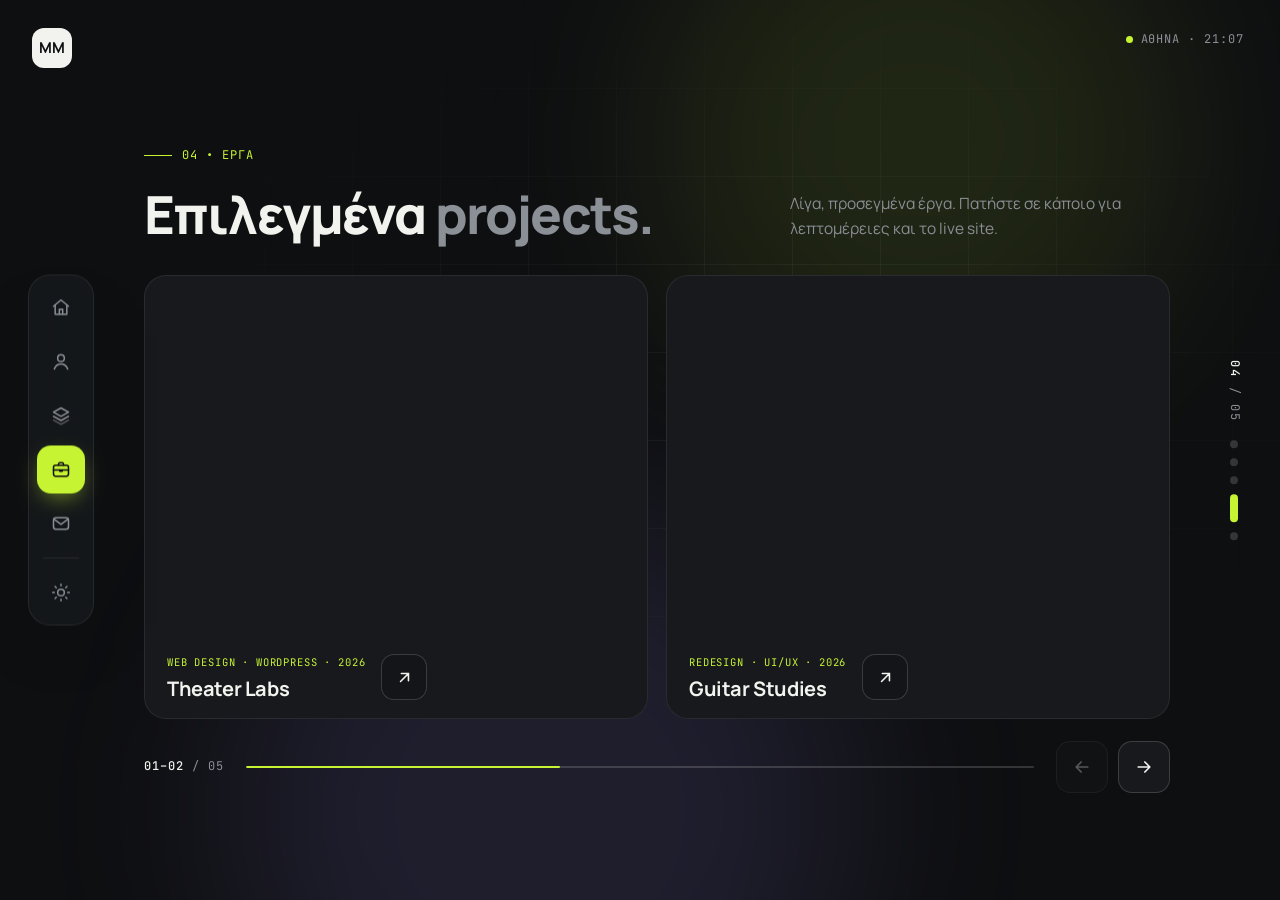
<file: work.html>
<!doctype html>
<html lang="el" data-scheme="dark">
<head>
<meta charset="utf-8">
<meta name="viewport" content="width=device-width, initial-scale=1, viewport-fit=cover">
<title>Έργα — Μιχάλης Μερκούρης</title>
<meta name="description" content="Επιλεγμένα projects: ιστοσελίδες και redesigns.">
<script>(function(){var d=document.documentElement;try{var t=localStorage.getItem("mm-theme");if(t)d.setAttribute("data-scheme",t);var p=JSON.parse(sessionStorage.getItem("mm-pt")||"null");if(p&&p.to===3&&Date.now()-p.t<6000)d.classList.add("pt-on");}catch(e){}})();</script>
<link rel="preconnect" href="https://fonts.googleapis.com">
<link rel="preconnect" href="https://fonts.gstatic.com" crossorigin>
<link href="https://fonts.googleapis.com/css2?family=Manrope:wght@400;500;600;700;800&family=JetBrains+Mono:wght@400;500&display=swap" rel="stylesheet">
<link rel="stylesheet" href="assets/style.css">
<link rel="prefetch" href="services.html">
<link rel="prefetch" href="contact.html">
</head>
<body data-page="3" class="page-work">
<div class="amb" aria-hidden="true"><div class="blob a"></div><div class="blob b"></div></div>

<a href="index.html" data-nav="0" class="logo" aria-label="Μιχάλης Μερκούρης — αρχική"><b>ΜΜ</b><span>Μιχάλης</span></a>

<div class="topright">
  <div class="clock mono" title="Τοπική ώρα Αθήνας"><i></i><span>Αθήνα · <span id="clk">--:--</span></span></div>
  <button class="ibtn themeb-m themeb" aria-label="Αλλαγή θέματος"></button>
</div>

<nav class="dock" aria-label="Κύρια πλοήγηση" style="--pi:3"><span class="ind no-t" aria-hidden="true"></span>
  <a class="nb" href="index.html" data-nav="0" aria-label="Αρχική"><svg viewBox="0 0 24 24" fill="none" stroke="currentColor" stroke-width="1.8" stroke-linecap="round" stroke-linejoin="round"><path d="M3 10.5 12 3l9 7.5"/><path d="M5 9v11h14V9"/><path d="M10 20v-6h4v6"/></svg><span class="lbl">Αρχική</span><span class="ml" aria-hidden="true">Αρχική</span></a>
  <a class="nb" href="about.html" data-nav="1" aria-label="Σχετικά"><svg viewBox="0 0 24 24" fill="none" stroke="currentColor" stroke-width="1.8" stroke-linecap="round" stroke-linejoin="round"><circle cx="12" cy="8" r="4"/><path d="M4 21c1.5-4 4.5-6 8-6s6.5 2 8 6"/></svg><span class="lbl">Σχετικά</span><span class="ml" aria-hidden="true">Σχετικά</span></a>
  <a class="nb" href="services.html" data-nav="2" aria-label="Υπηρεσίες"><svg viewBox="0 0 24 24" fill="none" stroke="currentColor" stroke-width="1.8" stroke-linecap="round" stroke-linejoin="round"><path d="m12 3 9 5-9 5-9-5 9-5Z"/><path d="m3 13 9 5 9-5"/><path d="m3 17.5 9 5 9-5" opacity=".5"/></svg><span class="lbl">Υπηρεσίες</span><span class="ml" aria-hidden="true">Υπηρεσίες</span></a>
  <a class="nb on" href="work.html" data-nav="3" aria-label="Έργα" aria-current="page"><svg viewBox="0 0 24 24" fill="none" stroke="currentColor" stroke-width="1.8" stroke-linecap="round" stroke-linejoin="round"><rect x="3" y="7" width="18" height="13" rx="2.5"/><path d="M9 7V5.5A1.5 1.5 0 0 1 10.5 4h3A1.5 1.5 0 0 1 15 5.5V7"/><path d="M3 12.5h18"/><path d="M10.5 12.5v1.5h3v-1.5"/></svg><span class="lbl">Έργα</span><span class="ml" aria-hidden="true">Έργα</span></a>
  <a class="nb" href="contact.html" data-nav="4" aria-label="Επικοινωνία"><svg viewBox="0 0 24 24" fill="none" stroke="currentColor" stroke-width="1.8" stroke-linecap="round" stroke-linejoin="round"><rect x="3" y="5" width="18" height="14" rx="3"/><path d="m4 7 8 6 8-6"/></svg><span class="lbl">Επικοινωνία</span><span class="ml" aria-hidden="true">Επικοινωνία</span></a>
  <div class="sep"></div>
  <button class="nb themeb themeb-d" aria-label="Αλλαγή θέματος"><span class="ti"></span><span class="lbl">Light mode</span></button>
</nav>

<div class="rail" aria-hidden="true">
  <div class="num"><b id="rnum">04</b> / 05</div>
  <div class="dots" id="dots"><a href="index.html" data-nav="0" aria-label="Αρχική"></a><a href="about.html" data-nav="1" aria-label="Σχετικά"></a><a href="services.html" data-nav="2" aria-label="Υπηρεσίες"></a><a href="work.html" data-nav="3" aria-label="Έργα" class="on"></a><a href="contact.html" data-nav="4" aria-label="Επικοινωνία"></a></div>
</div>


<main id="main">
<section class="pg on is-cur" id="work" aria-labelledby="h-work">
  <div class="pg-in"><div class="wrap">
    <div class="workhead">
      <div><span class="eyebrow mono rv">04 • Έργα</span><h1 id="h-work" class="h2 rv">Επιλεγμένα <em>projects.</em></h1></div>
      <p class="lead rv">Λίγα, προσεγμένα έργα. Πατήστε σε κάποιο για λεπτομέρειες και το live site.</p>
    </div>
    <div class="slider rv" id="slider">
      <div class="sl-track" id="grid" tabindex="0" aria-label="Έργα — σύρετε ή χρησιμοποιήστε τα βελάκια"></div>
      <div class="sl-ctrl">
        <span class="sl-count mono"><b id="sl-cur">01</b> / <span id="sl-tot">06</span></span>
        <span class="sl-bar" aria-hidden="true"><i id="sl-fill"></i></span>
        <div class="sl-btns">
          <button class="sl-btn" id="sl-prev" aria-label="Προηγούμενο έργο"><svg viewBox="0 0 24 24" fill="none" stroke="currentColor" stroke-width="2" stroke-linecap="round" stroke-linejoin="round"><path d="M19 12H5M11 6l-6 6 6 6"/></svg></button>
          <button class="sl-btn" id="sl-next" aria-label="Επόμενο έργο"><svg viewBox="0 0 24 24" fill="none" stroke="currentColor" stroke-width="2" stroke-linecap="round" stroke-linejoin="round"><path d="M5 12h14M13 6l6 6-6 6"/></svg></button>
        </div>
      </div>
    </div>
  </div></div>
</section>
</main>

<div class="modal" id="modal" role="dialog" aria-modal="true" aria-labelledby="m-title">
  <div class="scrim" data-close></div>
  <div class="sheet">
    <div class="sh-top"><span class="mono" id="m-count">01 / 04</span>
      <div class="sh-ctrl">
        <button class="ibtn" id="m-prev" aria-label="Προηγούμενο έργο"><svg viewBox="0 0 24 24" fill="none" stroke="currentColor" stroke-width="2" stroke-linecap="round"><path d="M15 6l-6 6 6 6"/></svg></button>
        <button class="ibtn" id="m-next" aria-label="Επόμενο έργο"><svg viewBox="0 0 24 24" fill="none" stroke="currentColor" stroke-width="2" stroke-linecap="round"><path d="m9 6 6 6-6 6"/></svg></button>
        <button class="ibtn x" data-close aria-label="Κλείσιμο"><svg viewBox="0 0 24 24" fill="none" stroke="currentColor" stroke-width="2" stroke-linecap="round"><path d="M6 6l12 12M18 6 6 18"/></svg></button>
      </div>
    </div>
    <div class="sh-body">
      <div class="sh-art"><div class="m-shot" id="m-art"></div></div>
      <div class="sh-info">
        <span class="mono" id="m-cat"></span>
        <h3 id="m-title"></h3>
        <div class="m-case" id="m-case"></div>
        <div class="kv" id="m-kv"></div>
        <div class="ctas"><a class="btn pri" id="m-live" target="_blank" rel="noopener">Δείτε το live site <svg viewBox="0 0 24 24" fill="none" stroke="currentColor" stroke-width="2" stroke-linecap="round"><path d="M7 17 17 7M8 7h9v9"/></svg></a></div>
      </div>
    </div>
  </div>
</div>


<script src="assets/main.js"></script>
</body>
</html>
</file>
<file: assets/style.css>
/* ================= TOKENS ================= */
:root{
  --bg:#0E0F11; --bg2:#131518; --card:#17191D; --card2:#1C1F24;
  --line:rgba(255,255,255,.08); --line2:rgba(255,255,255,.16);
  --text:#F2F2EE; --muted:#8B8F96; --faint:#5A5E65;
  --lime:#C6F432; --lime-ink:#C6F432; --on-lime:#0E0F11;
  --violet:#9D8CFF; --violet-ink:#B3A6FF;
  --glow-a:rgba(198,244,50,.10); --glow-b:rgba(157,140,255,.12);
  --shadow:0 30px 80px -30px rgba(0,0,0,.7);
  --ease:cubic-bezier(.22,.8,.12,1);
  --ease-io:cubic-bezier(.76,0,.24,1);
  --f:'Manrope',system-ui,sans-serif; --m:'JetBrains Mono',ui-monospace,monospace;
  --dock-w:64px;
}
[data-scheme="light"]{
  --bg:#F3F3EE; --bg2:#EAEAE3; --card:#FFFFFF; --card2:#F7F7F2;
  --line:rgba(17,18,20,.09); --line2:rgba(17,18,20,.18);
  --text:#121316; --muted:#5D6067; --faint:#9A9CA1;
  --lime:#5B47D6; --lime-ink:#5B47D6; --on-lime:#FFFFFF;
  --violet:#4F6A00; --violet-ink:#4F6A00;
  --glow-a:rgba(160,210,20,.18); --glow-b:rgba(107,87,224,.12);
  --shadow:0 30px 70px -35px rgba(30,30,40,.35);
}
*{box-sizing:border-box;margin:0;padding:0}
html,body{height:100%}
html{overflow-x:clip}body{overflow-x:clip}
body{background:var(--bg);color:var(--text);font-family:var(--f);font-size:16px;line-height:1.6;-webkit-font-smoothing:antialiased;transition:background-color .5s var(--ease),color .5s var(--ease)}
a{color:inherit;text-decoration:none}
button,input,select,textarea{font:inherit;color:inherit}
img,svg{display:block}
.mono{font-family:var(--m);font-size:12px;letter-spacing:.08em;text-transform:uppercase}
:focus-visible{outline:2px solid var(--lime);outline-offset:3px;border-radius:6px}
.sr{position:absolute;width:1px;height:1px;overflow:hidden;clip:rect(0 0 0 0)}
::selection{background:var(--lime);color:var(--on-lime)}

/* background ambience */
.amb{position:fixed;inset:0;pointer-events:none;z-index:0;overflow:hidden}
.amb::before{content:"";position:absolute;inset:0;background-image:linear-gradient(var(--line) 1px,transparent 1px),linear-gradient(90deg,var(--line) 1px,transparent 1px);background-size:88px 88px;mask-image:radial-gradient(ellipse 70% 60% at 60% 40%,#000 20%,transparent 75%);opacity:.55}
.blob{position:absolute;border-radius:50%;filter:blur(90px);transition:transform 1.6s var(--ease)}
.blob.a{width:520px;height:520px;background:var(--glow-a);top:-120px;right:8%}
.blob.b{width:620px;height:620px;background:var(--glow-b);bottom:-220px;left:18%}

/* ================= CHROME ================= */
.logo{position:fixed;top:28px;left:32px;z-index:110;display:flex;align-items:center;gap:10px;font-weight:800;font-size:18px;letter-spacing:-.02em}
.logo b{width:40px;height:40px;border-radius:12px;display:grid;place-items:center;background:var(--text);color:var(--bg);font-size:15px;transition:transform .5s var(--ease),background-color .4s var(--ease),color .4s}
.logo:hover b{transform:rotate(-8deg) scale(1.06);background:var(--lime);color:var(--on-lime)}
.logo span{opacity:.0;transform:translateX(-6px);transition:.5s var(--ease)}
.logo:hover span{opacity:1;transform:none}

.topright{position:fixed;top:30px;right:36px;z-index:110;display:flex;align-items:center;gap:18px}
.clock{color:var(--muted);display:flex;align-items:center;gap:8px}
.clock i{width:7px;height:7px;border-radius:50%;background:var(--lime);box-shadow:0 0 0 0 var(--lime);animation:pulse 2.2s infinite}
@keyframes pulse{0%{box-shadow:0 0 0 0 rgba(198,244,50,.55)}70%{box-shadow:0 0 0 9px rgba(198,244,50,0)}100%{box-shadow:0 0 0 0 rgba(198,244,50,0)}}
.lang{display:flex;border:1px solid var(--line2);border-radius:99px;padding:3px}
.lang button{border:0;background:none;padding:5px 10px;border-radius:99px;font-family:var(--m);font-size:11px;cursor:pointer;color:var(--muted);transition:.35s var(--ease)}
.lang button.on{background:var(--text);color:var(--bg)}
.lang button:not(.on):hover{color:var(--text)}

/* side dock */
.dock{position:fixed;left:28px;top:50%;transform:translateY(-50%);z-index:120;display:flex;flex-direction:column;gap:6px;padding:8px;border-radius:22px;background:color-mix(in srgb,var(--card) 80%,transparent);border:1px solid var(--line);backdrop-filter:blur(14px);-webkit-backdrop-filter:blur(14px);box-shadow:var(--shadow)}
.dock .sep{height:1px;background:var(--line);margin:4px 6px}
.nb{position:relative;display:flex;align-items:center;height:48px;width:48px;border-radius:14px;border:0;background:none;cursor:pointer;color:var(--muted);transition:color .35s var(--ease)}
.nb svg{width:20px;height:20px;flex:none;margin-left:14px;position:relative;z-index:2;transition:transform .45s var(--ease)}
.nb .lbl{position:absolute;left:0;top:0;height:48px;display:flex;align-items:center;padding:0 20px 0 46px;border-radius:14px;background:var(--card2);border:1px solid var(--line2);white-space:nowrap;font-weight:600;font-size:14px;color:var(--text);clip-path:inset(0 calc(100% - 48px) 0 0 round 14px);opacity:0;transition:clip-path .55s var(--ease),opacity .3s var(--ease);z-index:1;pointer-events:none}
.nb:hover,.nb:focus-visible{color:var(--text)}
.nb:hover .lbl,.nb:focus-visible .lbl{clip-path:inset(0 0 0 0 round 14px);opacity:1}
.nb:hover svg{transform:scale(1.1)}
.nb.on{color:var(--on-lime)}
.nb.on:hover .lbl{background:var(--lime);color:var(--on-lime);border-color:transparent}

/* right rail */
.rail{position:fixed;right:36px;top:50%;transform:translateY(-50%);z-index:110;display:flex;flex-direction:column;align-items:center;gap:18px}
.rail .num{font-family:var(--m);font-size:12px;color:var(--muted);writing-mode:vertical-rl;letter-spacing:.15em}
.rail .num b{color:var(--text);font-weight:500}
.dots{display:flex;flex-direction:column;gap:10px}
.dots a{display:block;width:8px;height:8px;border-radius:99px;border:0;background:var(--line2);cursor:pointer;transition:height .5s var(--ease),background-color .4s}
.dots a:hover{background:var(--muted);height:14px}
.dots a.on{height:28px;background:var(--lime)}

/* transition demo switch */
.tpick{position:fixed;right:36px;bottom:28px;z-index:40;display:flex;align-items:center;gap:6px;padding:6px 6px 6px 14px;border-radius:99px;border:1px dashed var(--line2);background:color-mix(in srgb,var(--bg) 70%,transparent);backdrop-filter:blur(10px)}
.tpick .mono{font-size:10px;color:var(--muted);margin-right:4px}
.tpick button{border:0;background:none;cursor:pointer;font-family:var(--m);font-size:11px;padding:6px 10px;border-radius:99px;color:var(--muted);transition:.35s var(--ease)}
.tpick button:hover{color:var(--text);background:var(--line)}
.tpick button.on{background:var(--violet);color:#fff}

/* ================= PAGES ================= */
main{position:relative;z-index:1}
.pg{position:relative}
.pg-in{min-height:100vh;display:flex;flex-direction:column;align-items:stretch;padding:104px 150px 84px calc(var(--dock-w) + 110px)}
.wrap{width:100%;max-width:1180px;margin:auto}
body.fp{overflow:hidden}
body.fp .pg{position:fixed;inset:0;visibility:hidden;background:var(--bg);transition:background-color .5s}
body.fp .pg.on{visibility:visible}
body.fp .pg:not(.is-cur) .chip,body.fp .pg:not(.is-cur) .avail i,body.fp .pg:not(.is-cur) .mouse::after{animation-play-state:paused}
body.fp .pg-in{height:100%;min-height:0;overflow-y:auto;scrollbar-width:none}
body.fp .pg-in::-webkit-scrollbar{display:none}
body.fp .pg{background:transparent}
#wipe{position:fixed;inset:0;z-index:60;pointer-events:none;visibility:hidden}
#wipe i{position:absolute;inset:0}
#wipe i:first-child{background:var(--violet)}
#wipe i:last-child{background:var(--lime)}

/* reveal */
.rv{opacity:0;transform:translateY(28px)}
.in .rv{animation:rise 1s var(--ease) both;animation-delay:calc(var(--i,0) * 75ms + 220ms)}
@keyframes rise{from{opacity:0;transform:translateY(28px);filter:blur(6px)}to{opacity:1;transform:none;filter:blur(0)}}

.eyebrow{display:inline-flex;align-items:center;gap:10px;color:var(--lime-ink);margin-bottom:22px}
.eyebrow::before{content:"";width:28px;height:1px;background:currentColor}
.h2{font-size:clamp(34px,4.1vw,62px);line-height:1.02;letter-spacing:-.035em;font-weight:800}
.h2 em{font-style:normal;color:var(--muted)}
.lead{color:var(--muted);font-size:17px;max-width:520px}

/* buttons */
.btn{position:relative;display:inline-flex;align-items:center;gap:12px;height:54px;padding:0 26px;border-radius:99px;font-weight:700;font-size:15px;cursor:pointer;border:1px solid var(--line2);overflow:hidden;isolation:isolate;transition:color .45s var(--ease),border-color .45s var(--ease),transform .45s var(--ease)}
.btn::before{content:"";position:absolute;inset:0;z-index:-1;border-radius:inherit;transform:translateY(101%);transition:transform .55s var(--ease)}
.btn:hover::before{transform:none}
.btn:hover{transform:translateY(-2px)}
.btn svg{width:18px;height:18px;transition:transform .5s var(--ease)}
.btn:hover svg{transform:translate(3px,-3px) rotate(0deg)}
.btn.pri{background:var(--lime);color:var(--on-lime);border-color:var(--lime)}
.btn.pri::before{background:var(--text)}
.btn.pri:hover{color:var(--bg);border-color:var(--text)}
.btn.ghost::before{background:var(--text)}
.btn.ghost:hover{color:var(--bg);border-color:var(--text)}

.tag{display:inline-flex;align-items:center;height:32px;padding:0 14px;border-radius:99px;border:1px solid var(--line2);font-size:13px;font-weight:600;color:var(--muted);transition:.4s var(--ease);cursor:default}
.tag:hover{color:var(--on-lime);background:var(--lime);border-color:var(--lime);transform:translateY(-2px)}
.tag.v:hover{background:var(--violet);border-color:var(--violet);color:#fff}

/* ---------- HOME ---------- */
.hero{display:grid;grid-template-columns:1.25fr .75fr;gap:60px;align-items:center}
.avail{display:inline-flex;align-items:center;gap:10px;height:34px;padding:0 14px 0 10px;border-radius:99px;background:var(--card);border:1px solid var(--line);font-size:13px;font-weight:600;margin-bottom:34px;transition:.4s var(--ease)}
.avail:hover{border-color:var(--lime);transform:translateY(-2px)}
.avail i{width:8px;height:8px;border-radius:50%;background:var(--lime);animation:pulse 2.2s infinite}
.role{display:block;color:var(--violet-ink);margin-bottom:18px;font-size:14px}
.role::after{content:"_";color:var(--lime-ink);animation:blink 1s steps(1) infinite;margin-left:2px}
@keyframes blink{50%{opacity:0}}
.name{font-size:clamp(56px,7.6vw,124px);line-height:.92;letter-spacing:-.05em;font-weight:800;margin-bottom:30px}
.name .ln{display:block;white-space:nowrap}
.name .ln.o{color:var(--bg);-webkit-text-stroke:3px var(--text);paint-order:stroke fill}
.name .ch{display:inline-block;transition:transform .5s var(--ease),color .3s,-webkit-text-stroke-color .3s}
.name .ch:hover{transform:translateY(-10%) rotate(-4deg);color:var(--lime-ink);-webkit-text-stroke-color:var(--lime-ink)}
.name .ln.o .ch:hover{color:var(--lime);-webkit-text-stroke-color:var(--lime)}
.name .dot{color:var(--lime-ink);-webkit-text-stroke:0}
.hero .lead{font-size:19px;margin-bottom:38px;max-width:470px}
.ctas{display:flex;gap:12px;flex-wrap:wrap}

.build{position:relative;background:var(--card);border:1px solid var(--line);border-radius:22px;box-shadow:var(--shadow);transform:rotate(2.5deg);transition:transform .8s var(--ease),border-color .5s}
.build:hover{transform:rotate(0) translateY(-6px);border-color:var(--line2)}
.cc-top{display:flex;align-items:center;gap:7px;padding:16px 18px;border-bottom:1px solid var(--line)}
.cc-top i{width:10px;height:10px;border-radius:50%;background:var(--line2)}
.cc-top i:nth-child(1){background:#FF6159}.cc-top i:nth-child(2){background:#FFBD2E}.cc-top i:nth-child(3){background:#28C941}
.cc-top span{margin-left:auto;color:var(--faint);font-size:11px}
.cc-top .url{text-transform:none;letter-spacing:.02em}
.cv{position:relative;padding:24px 24px 26px;display:flex;flex-direction:column;gap:18px}
.w-nav{display:flex;align-items:center;gap:10px;padding:4px 0}
.w-nav .lg{width:22px;height:22px;border-radius:7px;background:var(--text)}
.w-nav span{width:34px;height:6px;border-radius:9px;background:var(--line2)}
.w-nav span:first-of-type{margin-left:auto}
.w-hero{display:flex;flex-direction:column;gap:10px;padding:12px 0 2px}
.w-hero i{display:block;height:20px;border-radius:7px;background:var(--text)}
.w-hero .t1{width:82%}
.w-hero .t2{width:58%;background:transparent;border:1.5px solid var(--text)}
.w-hero .t3{width:70%;height:7px;background:var(--line2);margin-top:6px}
.w-btn{width:118px;height:32px;border-radius:99px;background:var(--lime)}
.w-cards{display:grid;grid-template-columns:repeat(3,1fr);gap:10px}
.w-cards i{height:78px;border-radius:12px;background:var(--bg2);border:1px solid var(--line)}
.w-cards i:first-child{background:linear-gradient(135deg,var(--glow-b),var(--bg2))}
.sel{position:absolute;left:0;top:0;border:1.5px solid var(--violet);border-radius:6px;pointer-events:none;transition:left .8s var(--ease),top .8s var(--ease),width .8s var(--ease),height .8s var(--ease)}
.sel em{position:absolute;left:-1.5px;top:-24px;font-style:normal;font-family:var(--m);font-size:10px;letter-spacing:.04em;padding:3px 7px;border-radius:5px 5px 5px 0;background:var(--violet);color:#fff;white-space:nowrap}
.sel b{position:absolute;width:7px;height:7px;background:var(--bg);border:1.5px solid var(--violet);border-radius:2px}
.sel b:nth-of-type(1){left:-4px;top:-4px}.sel b:nth-of-type(2){right:-4px;top:-4px}.sel b:nth-of-type(3){left:-4px;bottom:-4px}.sel b:nth-of-type(4){right:-4px;bottom:-4px}
.cur{position:absolute;left:0;top:0;width:20px;height:20px;fill:var(--text);stroke:var(--bg);stroke-width:1.5;transition:transform .9s var(--ease);filter:drop-shadow(0 4px 8px rgba(0,0,0,.4))}
.tok{display:flex;align-items:center;gap:8px;padding:14px 24px;border-top:1px solid var(--line)}
.tok .sw{width:16px;height:16px;border-radius:50%;border:1px solid var(--line2);transition:transform .4s var(--ease)}
.tok .sw:hover{transform:scale(1.3)}
.tok .mono{font-size:10.5px;color:var(--faint);margin-left:6px}
.tok .r{margin-left:auto}
pre{font-family:var(--m);font-size:13.5px;line-height:1.85;padding:22px 24px 26px;color:var(--muted);white-space:pre;overflow:hidden}
pre .k{color:var(--violet-ink)} pre .s{color:var(--lime-ink)} pre .p{color:var(--text)} pre .c{color:var(--faint)}
.chip{position:absolute;display:flex;align-items:center;gap:8px;height:40px;padding:0 16px;border-radius:12px;background:var(--card2);border:1px solid var(--line2);font-size:13px;font-weight:700;box-shadow:var(--shadow);animation:float 6s ease-in-out infinite;transition:.4s var(--ease)}
.chip:hover{background:var(--lime);color:var(--on-lime);border-color:var(--lime)}
.chip svg{width:16px;height:16px}
.chip.c1{top:-22px;left:-34px;transform:rotate(-6deg)}
.chip.c2{bottom:-34px;right:-18px;animation-delay:-3s}
@keyframes float{0%,100%{translate:0 0}50%{translate:0 -10px}}
.scrollcue{position:absolute;left:50%;bottom:34px;transform:translateX(-50%);background:none;border:0;cursor:pointer;display:flex;flex-direction:column;align-items:center;gap:10px;color:var(--faint);cursor:pointer;transition:color .4s}
.scrollcue:hover{color:var(--text)}
.mouse{width:22px;height:34px;border:1.5px solid currentColor;border-radius:12px;position:relative}
.mouse::after{content:"";position:absolute;left:50%;top:7px;width:3px;height:7px;border-radius:2px;background:var(--lime);transform:translateX(-50%);animation:wheel 1.8s var(--ease) infinite}
@keyframes wheel{0%{opacity:0;transform:translate(-50%,-3px)}30%{opacity:1}100%{opacity:0;transform:translate(-50%,10px)}}

/* ---------- ABOUT ---------- */
.about{display:grid;grid-template-columns:.8fr 1.2fr;gap:80px;align-items:center}
.photo{position:relative;aspect-ratio:4/5;border-radius:26px;overflow:hidden;background:var(--card);border:1px solid var(--line);max-height:66vh;transition:transform .7s var(--ease),border-color .5s}
.photo::before{content:"";position:absolute;inset:0;background:repeating-linear-gradient(135deg,var(--line) 0 1px,transparent 1px 14px)}
.photo::after{content:"";position:absolute;inset:0;background:radial-gradient(circle at 30% 20%,var(--glow-a),transparent 55%),radial-gradient(circle at 80% 90%,var(--glow-b),transparent 55%);transition:opacity .6s}
.photo .ph{position:absolute;inset:0;display:grid;place-items:center;text-align:center;color:var(--faint);z-index:2}
.photo .ph svg{width:44px;height:44px;margin:0 auto 12px;stroke-width:1.2}
.photo:hover{transform:translateY(-6px);border-color:var(--lime)}
.photo .badge{position:absolute;left:18px;bottom:18px;right:18px;z-index:3;display:flex;justify-content:space-between;align-items:center;padding:14px 16px;border-radius:16px;background:color-mix(in srgb,var(--bg) 75%,transparent);backdrop-filter:blur(10px);border:1px solid var(--line);font-size:13px;font-weight:600}
.photo .badge span{color:var(--muted);font-weight:500}
.about .h2{margin-bottom:26px}
.about p{color:var(--muted);font-size:16.5px;margin-bottom:16px;max-width:600px}
.about p strong{color:var(--text);font-weight:600}
.tlink{position:relative;color:var(--text);font-weight:700;white-space:nowrap;transition:color .35s var(--ease)}
.tlink::after{content:"";position:absolute;left:0;right:0;bottom:-2px;height:1.5px;background:var(--lime-ink);transform-origin:left;transition:transform .5s var(--ease)}
.tlink:hover{color:var(--lime-ink)}
.tlink:hover::after{transform:scaleX(0);transform-origin:right}
.about .tags{margin-top:26px}
.facts{max-width:600px;display:grid;grid-template-columns:repeat(2,1fr);gap:1px;background:var(--line);border:1px solid var(--line);border-radius:18px;overflow:hidden;margin:30px 0 26px}
.facts div{background:var(--bg);padding:18px 20px;transition:background-color .4s var(--ease)}
.facts div:hover{background:var(--card)}
.facts .mono{font-size:10.5px;color:var(--faint);display:block;margin-bottom:4px}
.facts b{font-size:15px;font-weight:700}
.tags{display:flex;flex-wrap:wrap;gap:8px}

/* ---------- SERVICES ---------- */
.serv{display:grid;grid-template-columns:.85fr 1.15fr;gap:70px;align-items:center}
.serv .h2{margin-bottom:22px}
.steps{margin-top:36px;display:flex;flex-direction:column}
.step{display:grid;grid-template-columns:44px 1fr;gap:14px;padding:14px 0;border-top:1px solid var(--line);transition:padding .45s var(--ease)}
.step:last-child{border-bottom:1px solid var(--line)}
.step .mono{color:var(--violet-ink);padding-top:3px}
.step b{display:block;font-size:15.5px}
.step span{color:var(--muted);font-size:14px}
.step:hover{padding-left:10px}
.step:hover b{color:var(--lime-ink)}
.scards{display:grid;grid-template-columns:1fr 1fr;gap:16px}
.sc{position:relative;padding:28px 26px 26px;border-radius:22px;background:var(--card);border:1px solid var(--line);overflow:hidden;transition:transform .55s var(--ease),border-color .5s}
.sc::before{content:"";position:absolute;inset:0;background:radial-gradient(380px circle at var(--mx,50%) var(--my,0%),var(--glow-a),transparent 60%);opacity:0;transition:opacity .5s}
.sc:hover{transform:translateY(-6px);border-color:var(--line2)}
.sc:hover::before{opacity:1}
.sc>*{position:relative}
.sc .ic{width:50px;height:50px;border-radius:14px;display:grid;place-items:center;background:var(--bg2);border:1px solid var(--line);margin-bottom:22px;transition:.5s var(--ease)}
.sc .ic svg{width:22px;height:22px;color:var(--lime-ink)}
.sc:hover .ic{background:var(--lime);border-color:var(--lime);transform:rotate(-8deg)}
.sc:hover .ic svg{color:var(--on-lime)}
.sc h3{font-size:19px;letter-spacing:-.02em;margin-bottom:8px}
.sc p{color:var(--muted);font-size:14.5px;line-height:1.55}
.sc .n{position:absolute;top:26px;right:24px;color:var(--faint)}

/* ---------- WORK ---------- */
.workhead{display:flex;justify-content:space-between;align-items:flex-end;gap:40px;margin-bottom:34px}
.workhead .lead{max-width:380px;font-size:15.5px}
.grid{display:grid;grid-template-columns:repeat(3,1fr);gap:16px}
.pj{position:relative;border-radius:22px;overflow:hidden;cursor:pointer;border:1px solid var(--line);background:var(--card);height:clamp(150px,calc((100vh - 390px) / 2),300px);text-align:left;padding:0;transition:transform .6s var(--ease),border-color .5s,box-shadow .6s}
.pj:hover{transform:translateY(-6px);border-color:var(--line2);box-shadow:var(--shadow)}
.pj .art{position:absolute;inset:0;transition:transform 1.1s var(--ease),filter .8s}
.pj:hover .art{transform:scale(1.06);filter:brightness(.6) saturate(.9)}
.art .frame{position:absolute;left:9%;right:9%;top:16%;bottom:-10%;border-radius:12px 12px 0 0;background:var(--bg);border:1px solid var(--line2);overflow:hidden;box-shadow:0 20px 50px -20px rgba(0,0,0,.6)}
.art .frame::before{content:"";display:block;height:22px;border-bottom:1px solid var(--line);background:radial-gradient(circle at 12px 11px,var(--line2) 3px,transparent 3.5px),radial-gradient(circle at 24px 11px,var(--line2) 3px,transparent 3.5px),radial-gradient(circle at 36px 11px,var(--line2) 3px,transparent 3.5px)}
.art .frame .tx{position:absolute;left:8%;top:30%;max-width:50%}
.art .frame b{display:block;font-size:clamp(18px,1.9vw,28px);letter-spacing:-.04em;line-height:1;font-weight:800}
.art .frame u{display:block;margin-top:16px;width:70%;height:7px;border-radius:9px;background:var(--line2);text-decoration:none;box-shadow:0 16px 0 var(--line),0 32px 0 var(--line)}
.art .frame s{position:absolute;right:7%;top:30%;width:32%;aspect-ratio:1;border-radius:14px;text-decoration:none}
.a1{background:linear-gradient(140deg,#1d2a07,#0f1408)} .a1 .frame s{background:linear-gradient(135deg,var(--lime),#7fae00)} .a1 .frame b{color:var(--lime)}
.a2{background:linear-gradient(140deg,#1c1838,#0f0e1c)} .a2 .frame s{background:linear-gradient(135deg,var(--violet),#5b47d6)} .a2 .frame b{color:var(--violet)}
.a3{background:linear-gradient(140deg,#22242a,#141519)} .a3 .frame s{background:linear-gradient(135deg,#E9E6DC,#9a968c)} .a3 .frame b{color:#E9E6DC}
.a4{background:linear-gradient(140deg,#1a2412,#1b1733)} .a4 .frame s{background:linear-gradient(135deg,var(--lime),var(--violet))} .a4 .frame b{color:#fff}
.a5{background:linear-gradient(140deg,#0f2620,#0c1412)} .a5 .frame s{background:linear-gradient(135deg,#5EEAD4,#C6F432)} .a5 .frame b{color:#9FF0D8}
.a6{background:linear-gradient(140deg,#26222f,#121116)} .a6 .frame s{background:linear-gradient(135deg,#F2F2EE,var(--violet))} .a6 .frame b{color:#F2F2EE}
[data-scheme="light"] .a5{background:linear-gradient(140deg,#cdeee3,#e1f2a8)} [data-scheme="light"] .a5 .frame b{color:#0f5e4c}
[data-scheme="light"] .a6{background:linear-gradient(140deg,#e7e3ef,#d6d0e6)} [data-scheme="light"] .a6 .frame b{color:#121316}
[data-scheme="light"] .a1{background:linear-gradient(140deg,#e4f3b5,#cfe58a)} [data-scheme="light"] .a1 .frame b{color:#4F6A00}
[data-scheme="light"] .a2{background:linear-gradient(140deg,#dcd6ff,#c3b9fb)} [data-scheme="light"] .a2 .frame b{color:#5B47D6}
[data-scheme="light"] .a3{background:linear-gradient(140deg,#e6e4dc,#d3d0c6)} [data-scheme="light"] .a3 .frame b{color:#121316}
[data-scheme="light"] .a4{background:linear-gradient(140deg,#e1f2a8,#d1c8fb)} [data-scheme="light"] .a4 .frame b{color:#121316}
.pj .meta{position:absolute;left:0;right:0;bottom:0;padding:22px 24px;display:flex;align-items:flex-end;justify-content:space-between;gap:16px;background:linear-gradient(to top,rgba(10,11,13,.92),rgba(10,11,13,.55) 60%,transparent);color:#F2F2EE;transform:translateY(30%);opacity:.0;transition:transform .6s var(--ease),opacity .5s}
.pj:hover .meta,.pj:focus-visible .meta{transform:none;opacity:1}
.pj .meta .mono{font-size:10.5px;color:#C6F432;display:block;margin-bottom:6px}
.pj .meta h3{font-size:19px;letter-spacing:-.02em;line-height:1.1}
.pj .go{flex:none;width:48px;height:48px;border-radius:50%;display:grid;place-items:center;background:#C6F432;color:#0E0F11;transform:scale(.6) rotate(-45deg);transition:transform .6s var(--ease)}
.pj:hover .go{transform:none}
.pj .go svg{width:20px;height:20px}
.pj .pill{position:absolute;top:16px;left:16px;z-index:2;font-family:var(--m);font-size:10.5px;letter-spacing:.08em;text-transform:uppercase;padding:7px 11px;border-radius:99px;background:rgba(14,15,17,.6);color:#F2F2EE;backdrop-filter:blur(8px);border:1px solid rgba(255,255,255,.1);transition:opacity .4s}
.pj:hover .pill{opacity:0}

/* modal */
.modal{position:fixed;inset:0;z-index:130;display:flex;align-items:center;justify-content:center;visibility:hidden}
.modal.open{visibility:visible}
.modal .scrim{position:absolute;inset:0;background:rgba(5,6,8,.6);backdrop-filter:blur(6px);opacity:0;transition:opacity .6s var(--ease)}
.modal.open .scrim{opacity:1}
.sheet{position:relative;width:min(1040px,92vw);max-height:90vh;background:var(--bg);border:1px solid var(--line2);border-radius:28px;box-shadow:var(--shadow);transform:translateY(70px) scale(.96);opacity:0;transition:transform .75s var(--ease),opacity .5s var(--ease);display:flex;flex-direction:column;overflow:hidden}
.modal.open .sheet{transform:none;opacity:1}
.sh-top{display:flex;align-items:center;justify-content:space-between;padding:18px 22px 18px 30px;border-bottom:1px solid var(--line)}
.sh-top .mono{color:var(--muted)}
.sh-ctrl{display:flex;gap:8px}
.ibtn{width:44px;height:44px;border-radius:50%;border:1px solid var(--line2);background:none;cursor:pointer;display:grid;place-items:center;transition:.45s var(--ease)}
.ibtn svg{width:18px;height:18px}
.ibtn:hover{background:var(--text);color:var(--bg);border-color:var(--text);transform:scale(1.06)}
.ibtn.x:hover{background:var(--lime);color:var(--on-lime);border-color:var(--lime);transform:rotate(90deg)}
.sh-body{flex:1;overflow-y:auto;display:grid;grid-template-columns:1.1fr 1fr;align-items:center}
.sh-art{position:relative;margin:24px 0 24px 24px;border-radius:20px;overflow:hidden;aspect-ratio:4/3.1;border:1px solid var(--line)}
.sh-art .art{position:absolute;inset:0}
.sh-art .art .frame b{font-size:clamp(24px,2.6vw,38px)}
.thumbs{position:absolute;left:18px;bottom:18px;display:flex;gap:8px;z-index:3}
.thumbs i{width:56px;height:38px;border-radius:8px;border:1px solid rgba(255,255,255,.25);background:rgba(255,255,255,.08);backdrop-filter:blur(6px);cursor:pointer;transition:.4s var(--ease)}
.thumbs i:hover,.thumbs i.on{border-color:#C6F432;transform:translateY(-3px)}
.sh-info{padding:26px 32px 26px 34px;display:flex;flex-direction:column}
.sh-info .mono{color:var(--lime-ink)}
.sh-info h3{font-size:clamp(26px,2.5vw,36px);letter-spacing:-.04em;line-height:1.05;margin:8px 0 12px}
.sh-info p{color:var(--muted);font-size:14.5px;line-height:1.55;margin-bottom:10px}
.sh-info p b{color:var(--text)}
.kv{display:grid;grid-template-columns:1fr 1fr;gap:1px;background:var(--line);border:1px solid var(--line);border-radius:16px;overflow:hidden;margin:8px 0 18px}
.kv div{background:var(--bg);padding:14px 16px}
.kv .mono{font-size:10px;color:var(--faint);display:block;margin-bottom:3px}
.kv b{font-size:14px}
.kv div.full{grid-column:span 2}
.sh-info .ctas{margin-top:0}
.demo-note{font-family:var(--m);font-size:10.5px;color:var(--faint);margin-top:14px;letter-spacing:.04em}

/* ---------- CONTACT ---------- */
.contact{display:grid;grid-template-columns:1.1fr .9fr;gap:34px 70px;align-items:center}
.contact .h2{font-size:clamp(40px,5vw,76px);margin-bottom:22px}
.contact .h2 span{color:var(--lime-ink)}
.qa{display:grid;grid-template-columns:repeat(2,minmax(0,1fr));grid-auto-rows:1fr;gap:10px;margin-top:34px}
.qa a{min-width:0;height:100%;display:flex;align-items:center;gap:12px;padding:16px;border-radius:18px;border:1px solid var(--line);background:var(--card);transition:.5s var(--ease)}
.qa a .ic{width:42px;height:42px;flex:none;border-radius:12px;display:grid;place-items:center;background:var(--bg2);transition:.5s var(--ease)}
.qa a svg{width:19px;height:19px}
.qa a b{display:block;font-size:14.5px;line-height:1.3}
.qa a span{font-size:12.5px;color:var(--muted)}
.qa a>span:last-child{min-width:0}
.qa a>span:last-child span{display:block}
.qa a .mail{line-height:1.35}
.qa a>span:last-child span:not(.mail){white-space:nowrap}
@media (min-width:900px) and (max-width:1180px){.qa a .ic{display:none}.qa a{padding:14px 16px}.qa a .mail{font-size:12px}}
.qa a:hover{transform:translateY(-4px);border-color:var(--line2)}
.qa a.em:hover .ic,.qa a.ph:hover .ic{background:var(--lime);color:var(--on-lime)}
.qa a.vb:hover .ic{background:#7360F2;color:#fff}
.qa a.wa:hover .ic{background:#25D366;color:#fff}
form{background:var(--card);border:1px solid var(--line);border-radius:26px;padding:34px;display:grid;gap:14px;box-shadow:var(--shadow)}
.row2{display:grid;grid-template-columns:1fr 1fr;gap:14px}
.fld{position:relative}
.fld label{display:block;font-size:12.5px;font-weight:600;color:var(--muted);margin-bottom:7px}
.fld input,.fld select,.fld textarea{width:100%;background:var(--bg);border:1px solid var(--line2);border-radius:14px;padding:14px 16px;font-size:15px;outline:none;transition:border-color .35s var(--ease),box-shadow .35s,background-color .35s}
.fld textarea{resize:none;height:118px}
.fld input:hover,.fld select:hover,.fld textarea:hover{border-color:var(--muted)}
.fld input:focus,.fld select:focus,.fld textarea:focus{border-color:var(--lime);box-shadow:0 0 0 4px rgba(198,244,50,.12)}
.fld.err input,.fld.err textarea{border-color:#FF6B6B}
.fld .e{display:none;font-size:12px;color:#FF6B6B;margin-top:6px}
.fld.err .e{display:block}
.chips{display:flex;flex-wrap:wrap;gap:8px}
.chips input{position:absolute;opacity:0;pointer-events:none}
.chips label{margin:0;cursor:pointer;height:36px;padding:0 15px;display:inline-flex;align-items:center;border-radius:99px;border:1px solid var(--line2);font-size:13px;font-weight:600;color:var(--muted);transition:.35s var(--ease)}
.chips label:hover{color:var(--text);border-color:var(--muted)}
.chips input:checked+label{background:var(--lime);color:var(--on-lime);border-color:var(--lime)}
.chips input:focus-visible+label{outline:2px solid var(--lime);outline-offset:2px}
form .btn{width:100%;justify-content:center;margin-top:4px}
.ok{display:none;align-items:center;gap:10px;padding:14px 16px;border-radius:14px;background:rgba(198,244,50,.12);color:var(--lime-ink);font-weight:600;font-size:14px}
.ok.show{display:flex}
.foot{grid-column:1/-1;display:flex;justify-content:space-between;gap:16px;padding-top:20px;border-top:1px solid var(--line);color:var(--faint);font-size:13px}
#greet{color:var(--muted)}
.foot a{position:relative;color:var(--muted);transition:color .3s}
.foot a::after{content:"";position:absolute;left:0;right:0;bottom:-3px;height:1px;background:var(--lime);transform:scaleX(0);transform-origin:right;transition:transform .5s var(--ease)}
.foot a:hover{color:var(--text)}
.foot a:hover::after{transform:scaleX(1);transform-origin:left}

/* ================= RESPONSIVE ================= */
@media (max-width:1280px){
  .pg-in{padding-right:110px;padding-left:calc(var(--dock-w) + 80px)}
  .hero{grid-template-columns:1.3fr .7fr;gap:40px}
  pre{font-size:12.5px}
}
@media (max-width:899px), (max-height:599px){
  .dock{left:12px;right:12px;top:auto;bottom:calc(10px + env(safe-area-inset-bottom,0px));transform:none;max-width:460px;margin:0 auto;flex-direction:row;justify-content:space-between;border-radius:22px;padding:6px;gap:0}
  .dock .sep,.dock .themeb-d{display:none}
  .nb{flex:1;width:auto;height:66px;flex-direction:column;justify-content:center;gap:12px;border-radius:16px;transition:transform .25s var(--ease),color .35s var(--ease)}
  .nb svg{margin:0;width:21px;height:21px}
  .nb .lbl{display:none}
  .nb .ml{display:block}
  .nb:active{transform:scale(.92)}
  .nb:hover svg{transform:none}
  .rail,.tpick,.lang{display:none}
  body::before{content:"";position:fixed;top:0;left:0;right:0;height:84px;z-index:99;pointer-events:none;background:linear-gradient(var(--bg) 60%,transparent)}
  .logo{top:16px;left:18px}
  .topright{top:18px;right:18px;gap:10px}
  .themeb-m{display:grid!important}
  .pg-in{min-height:auto;padding:118px 20px calc(96px + env(safe-area-inset-bottom,0px))}
  .hero,.about,.serv,.contact{grid-template-columns:1fr;gap:44px}
  .build{transform:rotate(1.5deg);margin:0 14px}
  .chip.c1{left:-8px}.chip.c2{right:-4px}
  .scrollcue{display:none}
  .photo{max-height:none;max-width:420px}
  .scards{grid-template-columns:1fr}
  .workhead{flex-direction:column;align-items:flex-start;gap:14px}
  .grid{grid-template-columns:repeat(2,1fr)}
  .pj{grid-column:auto!important;height:auto;aspect-ratio:4/3.2}
  .pj .meta{transform:none;opacity:1}
  .pj .go{transform:none;width:42px;height:42px}
  .pj .pill{display:none}
  .sheet{width:94vw;max-height:88svh;border-radius:22px}
  .sh-body{grid-template-columns:1fr}
  .sh-art{margin:14px 14px 0;aspect-ratio:16/10}
  .thumbs{display:none}
  .sh-info{padding:24px 20px 40px}
  .qa{grid-template-columns:1fr}
  form{padding:22px}
  .row2{grid-template-columns:1fr}

  .contact .h2{font-size:clamp(38px,11vw,60px)}
}
.themeb-m{display:none}
/* fit every section in one screen on shorter desktop/laptop viewports */
@media (min-width:900px) and (min-height:600px){
  .pg-in{padding-top:clamp(84px,11.5vh,104px);padding-bottom:clamp(36px,8vh,84px)}
  .name{font-size:min(7.6vw,13.5vh,124px)}
}
@media (min-width:900px) and (min-height:600px) and (max-height:860px){
  .h2{font-size:clamp(30px,6vh,56px)}
  .eyebrow{margin-bottom:14px}
  .lead{font-size:16px}
  .hero .lead{font-size:17px;margin-bottom:28px}
  .avail{margin-bottom:24px}
  .about{gap:64px}
  .about .h2{margin-bottom:18px}
  .about p{font-size:15.5px;margin-bottom:10px;line-height:1.55}
  .about .tags{margin-top:18px}
  .photo{max-height:64vh}
  .serv .h2{margin-bottom:14px}
  .steps{margin-top:22px}
  .step{padding:10px 0}
  .step span{font-size:13.5px}
  .scards{gap:12px}
  .sc{padding:22px 22px 20px;border-radius:20px}
  .sc .ic{width:42px;height:42px;margin-bottom:14px;border-radius:12px}
  .sc h3{font-size:17.5px;margin-bottom:6px}
  .sc p{font-size:14px;line-height:1.5}
  .workhead{margin-bottom:22px}
  .contact .h2{font-size:clamp(34px,7.2vh,64px);margin-bottom:14px}
  .qa{margin-top:22px}
  .qa a{padding:12px 14px}
  form{padding:24px;gap:10px}
  .fld input,.fld textarea{padding:12px 14px}
  .fld textarea{height:92px}
  .btn{height:50px}
  .foot{padding-top:14px}
}
@media (min-width:900px) and (min-height:600px) and (max-height:700px){
  .step div span{display:none}
  .step{padding:12px 0}
  .serv .lead,.workhead .lead{font-size:15px}
  .sc p{font-size:13.5px}
  .about p{font-size:14.5px;margin-bottom:8px}
  .contact .lead{display:none}
  .chip{display:none}
  .tok{display:none}
}
@media (max-width:1100px){.grid{grid-template-columns:repeat(2,1fr)}}
@media (max-width:640px){.grid{grid-template-columns:1fr}}
@media (max-width:380px){.nb .ml{font-size:9.5px}}

/* ================= v5: multi-page ================= */
.nb .ml{display:none;position:relative;z-index:2;font-size:10.5px;font-weight:600;line-height:1;letter-spacing:.01em;color:var(--muted);white-space:nowrap;transition:color .35s var(--ease)}
.nb.on .ml{color:var(--text);font-weight:700}
.ind{position:absolute;left:0;top:0;width:48px;height:48px;border-radius:14px;background:var(--lime);z-index:1;pointer-events:none;
  box-shadow:0 8px 24px -8px color-mix(in srgb,var(--lime) 70%,transparent);
  transition:left .42s var(--ease),top .42s var(--ease),width .5s var(--ease),height .5s var(--ease),border-radius .5s var(--ease)}
/* first paint: the marker already sits under the current page's item (no jump from Home) */
.dock .ind{left:8px;top:calc(8px + var(--pi,0) * 54px)}
.ind.no-t{transition:none}
@media (max-width:899px), (max-height:599px){ .ind{border-radius:50%} .dock .ind{width:38px;height:38px;top:8.75px;left:calc(6px + (100% - 12px) * (var(--pi,0) + .5) / 5 - 19px)} .nb .ml{display:block} }
.nb{-webkit-tap-highlight-color:transparent}

/* footer: bottom of the contact page */
.site-foot{width:100%;max-width:1180px;margin:0 auto;display:flex;justify-content:space-between;gap:16px;padding-top:16px;border-top:1px solid var(--line);color:var(--faint);font-size:13px}
.site-foot #greet{color:var(--muted)}
#contact .wrap{margin-bottom:auto;padding-bottom:28px}
@media (min-width:900px) and (min-height:600px){ #contact .pg-in{padding-bottom:22px} #contact .wrap{margin-top:auto} }
@media (max-width:899px), (max-height:599px){ .site-foot{margin-top:44px;font-size:12px} #contact .wrap{padding-bottom:0} }

/* mobile: reveal elements one by one as they scroll in */
.rv.vis{animation:rise .9s var(--ease) both;animation-delay:calc(var(--j,0) * 80ms)}

/* ---------- page transition curtain ---------- */
.pt{position:fixed;inset:0;z-index:100;pointer-events:none;visibility:hidden}
.pt-l,.pt-p{position:absolute;inset:0;transform:translateY(100%)}
.pt-l{background:var(--lime)}
.pt-p{background:var(--bg2);display:flex;flex-direction:column;align-items:center;justify-content:center;gap:18px;overflow:hidden}
.pt-p::before{content:"";position:absolute;inset:0;background-image:linear-gradient(var(--line) 1px,transparent 1px),linear-gradient(90deg,var(--line) 1px,transparent 1px);background-size:88px 88px;mask-image:radial-gradient(ellipse 60% 55% at 50% 50%,#000 10%,transparent 75%);opacity:.6}
.pt-n{position:relative;color:var(--lime-ink);overflow:hidden}
.pt-n span{display:block}
.pt-t{position:relative;overflow:hidden;padding:0 .08em .12em}
.pt-t span{display:block;font-size:clamp(46px,9vw,138px);font-weight:800;letter-spacing:-.05em;line-height:1.05;color:var(--text)}
.pt-t span::after{content:".";color:var(--lime-ink)}
.pt-bar{position:absolute;left:50%;bottom:16%;width:min(220px,40vw);height:2px;margin-left:calc(min(220px,40vw) / -2);background:var(--line2);overflow:hidden}
.pt-bar i{position:absolute;inset:0;background:var(--lime);transform:scaleX(0);transform-origin:left}
html.pt-on .rv{animation:none}

/* v5.5 */
a,button{-webkit-tap-highlight-color:transparent}
.dock.nav-go .nb .lbl{clip-path:inset(0 calc(100% - 48px) 0 0 round 14px)!important;opacity:0!important}
.nb .lbl{transition:clip-path .55s var(--ease),opacity .3s var(--ease),background-color .35s var(--ease),color .35s var(--ease),border-color .35s var(--ease)}
@media (max-width:899px), (max-height:599px){
  .sh-body{display:block}
  .sh-art{aspect-ratio:16/10;min-height:0}
  .modal .scrim{backdrop-filter:none;-webkit-backdrop-filter:none;background:rgba(5,6,8,.78)}
  .sheet{transform:translateY(40px);transition:transform .55s var(--ease),opacity .4s var(--ease)}
}
/* v5.6: work slider */
.slider{position:relative}
.sl-track{display:flex;gap:18px;overflow-x:auto;overflow-y:hidden;scroll-snap-type:x mandatory;scroll-behavior:smooth;scrollbar-width:none;overscroll-behavior-x:contain;padding:6px;margin:-6px;scroll-padding:0 6px;outline:none}
.sl-track::-webkit-scrollbar{display:none}
.sl-track:focus-visible{outline:2px solid var(--lime);outline-offset:4px;border-radius:24px}
.sl-track .pj{flex:0 0 calc((100% - 18px) / 2);scroll-snap-align:start;height:auto;aspect-ratio:auto;display:flex;flex-direction:column;padding:0;text-align:left;color:var(--text)}
.pj-art{position:relative;display:block;height:clamp(180px,calc(100vh - 540px),400px);overflow:hidden;border-bottom:1px solid var(--line)}
.pj:hover .art{transform:scale(1.05);filter:brightness(.9)}
.pj-cap{display:flex;align-items:center;justify-content:space-between;gap:16px;padding:18px 20px 18px 22px}
.pj-cap .mono{display:block;font-size:10.5px;color:var(--lime-ink);margin-bottom:6px}
.pj-cap h3{font-size:20px;letter-spacing:-.02em;line-height:1.15}
.sl-track .pj .go{width:46px;height:46px;flex:none;border-radius:13px;display:grid;place-items:center;background:var(--bg2);border:1px solid var(--line2);color:var(--text);transform:none;transition:background-color .4s var(--ease),color .4s var(--ease),border-color .4s var(--ease)}
.sl-track .pj .go svg{width:19px;height:19px;transition:transform .5s var(--ease)}
.sl-track .pj:hover .go{background:var(--lime);border-color:var(--lime);color:var(--on-lime)}
.sl-track .pj:hover .go svg{transform:translate(2px,-2px)}
.sl-ctrl{display:flex;align-items:center;gap:22px;margin-top:22px}
.sl-count{color:var(--muted);white-space:nowrap;font-variant-numeric:tabular-nums}
.sl-count b{color:var(--text);font-weight:500}
.sl-bar{position:relative;flex:1;height:2px;border-radius:2px;background:var(--line2);overflow:hidden}
.sl-bar i{position:absolute;top:0;bottom:0;left:0;width:33%;border-radius:2px;background:var(--lime);transition:left .5s var(--ease),width .5s var(--ease)}
.sl-btns{display:flex;gap:10px}
.sl-btn{position:relative;width:52px;height:52px;border-radius:14px;border:1px solid var(--line2);background:var(--card);color:var(--text);display:grid;place-items:center;cursor:pointer;transition:background-color .4s var(--ease),color .4s var(--ease),border-color .4s var(--ease),opacity .4s var(--ease),transform .25s var(--ease)}
.sl-btn svg{width:20px;height:20px;transition:transform .45s var(--ease)}
.sl-btn:hover:not(:disabled){background:var(--lime);border-color:var(--lime);color:var(--on-lime)}
#sl-next:hover:not(:disabled) svg{transform:translateX(3px)}
#sl-prev:hover:not(:disabled) svg{transform:translateX(-3px)}
.sl-btn:active:not(:disabled){transform:scale(.92)}
.sl-btn:disabled{opacity:.32;cursor:default}
.sl-btn.hint{animation:slhint 1.8s var(--ease) 2}
.sl-btn.tap{animation:sltap .5s var(--ease)}
@keyframes slhint{0%,100%{border-color:var(--line2);box-shadow:0 0 0 0 transparent}45%{border-color:var(--lime);box-shadow:0 0 0 6px color-mix(in srgb,var(--lime) 16%,transparent)}}
@keyframes sltap{0%{box-shadow:0 0 0 0 color-mix(in srgb,var(--lime) 45%,transparent)}100%{box-shadow:0 0 0 12px transparent}}
@media (max-width:640px){
  .sl-track{gap:14px;--g:max(24px, env(safe-area-inset-left,0px));margin:-6px calc(-1 * var(--g));padding:6px var(--g);scroll-padding:0 var(--g)}
  .sl-track .pj{flex-basis:86%}
  .pj-art{height:auto;aspect-ratio:4/3}
  .pj-cap{padding:16px 16px 16px 18px}
  .pj-cap h3{font-size:18px}
  .sl-ctrl{gap:16px;margin-top:20px}
  .sl-btn{width:50px;height:50px}
}
/* modal: never show a scrollbar while it animates */
.sh-body{scrollbar-width:none}
.sh-body::-webkit-scrollbar{display:none}
@media (min-width:900px) and (min-height:600px){ .sheet,.sh-body{overflow:hidden} }

/* v5.10: real photo (one per theme) + refined name badge */
.photo .ph-img{position:absolute;inset:0;z-index:1;display:block}
.photo .ph-img img{width:100%;height:100%;object-fit:cover;object-position:50% 30%;transform:scale(1.001);transition:transform 1.2s var(--ease),opacity .5s var(--ease)}
.photo:hover .ph-img img{transform:scale(1.04)}
.photo .ph-light{display:none}
[data-scheme="light"] .photo .ph-dark{display:none}
[data-scheme="light"] .photo .ph-light{display:block}
.photo::after{z-index:2;background:linear-gradient(to top,color-mix(in srgb,var(--bg) 55%,transparent),transparent 38%);opacity:.9}
.photo .badge{z-index:3;padding:13px 16px;border-radius:16px;
  background:color-mix(in srgb,var(--card2) 72%,transparent);
  -webkit-backdrop-filter:blur(16px) saturate(1.3);backdrop-filter:blur(16px) saturate(1.3);
  border:1px solid color-mix(in srgb,var(--text) 16%,transparent);
  box-shadow:inset 0 1px 0 color-mix(in srgb,var(--text) 10%,transparent),0 14px 34px -14px rgba(0,0,0,.7);
  transition:border-color .5s var(--ease),transform .6s var(--ease)}
.photo:hover .badge{border-color:color-mix(in srgb,var(--lime) 55%,transparent);transform:translateY(-3px)}
.photo .badge .bn{display:flex;align-items:center;gap:10px;color:var(--text);font-weight:700;font-size:14px}
.photo .badge .bn i{width:8px;height:8px;border-radius:50%;background:var(--lime);box-shadow:0 0 0 4px color-mix(in srgb,var(--lime) 22%,transparent)}
.photo .badge .bl{font-size:10.5px;color:var(--muted);font-weight:500}
.photo .badge .bn i{flex:none}
[data-scheme="light"] .photo .badge{background:color-mix(in srgb,#fff 94%,transparent);border-color:rgba(255,255,255,.9);box-shadow:0 14px 34px -16px rgba(20,20,30,.45)}
[data-scheme="light"] .photo::after{background:linear-gradient(to top,rgba(15,15,20,.25),transparent 35%)}

/* services CTA */
.serv-r{display:flex;flex-direction:column;gap:20px;min-width:0}
.serv-cta{display:flex;justify-content:flex-start}
@media (min-width:900px) and (min-height:600px) and (max-height:760px){ .serv-r{gap:14px} .serv-cta .btn{height:46px} }

/* v5.11: real screenshots + case-study overlay */
.shot{position:absolute;inset:0;display:block}
.shot img{width:100%;height:100%;object-fit:cover;object-position:50% 0;display:block;transition:transform 1.1s var(--ease),filter .7s var(--ease)}
.pj:hover .shot img,.pj:focus-visible .shot img{transform:scale(1.05);filter:blur(2px) brightness(.55)}
.pj-art .pill{z-index:3}
.pj-art::after{content:"";position:absolute;inset:0;z-index:1;pointer-events:none;box-shadow:inset 0 -60px 60px -40px rgba(0,0,0,.35)}
.cs{position:absolute;left:14px;right:14px;bottom:14px;z-index:2;display:flex;flex-direction:column;gap:10px;padding:16px 18px;border-radius:16px;
  background:color-mix(in srgb,var(--card2) 76%,transparent);-webkit-backdrop-filter:blur(16px) saturate(1.3);backdrop-filter:blur(16px) saturate(1.3);
  border:1px solid color-mix(in srgb,var(--text) 16%,transparent);box-shadow:inset 0 1px 0 color-mix(in srgb,var(--text) 10%,transparent),0 18px 40px -16px rgba(0,0,0,.7);
  color:var(--text);font-size:13.5px;line-height:1.45;opacity:0;transform:translateY(18px);transition:opacity .5s var(--ease),transform .6s var(--ease)}
.pj:hover .cs,.pj:focus-visible .cs{opacity:1;transform:none}
.pj:hover .pill,.pj:focus-visible .pill{opacity:0}
.cs-r{display:block}
.cs-r .mono{display:flex;align-items:center;gap:8px;font-size:10px;color:var(--lime-ink);margin-bottom:2px}
.cs-r .mono::before{content:"";width:6px;height:6px;border-radius:50%;background:var(--lime)}
[data-scheme="light"] .cs{background:color-mix(in srgb,#fff 92%,transparent);border-color:rgba(255,255,255,.9)}
@media (hover:none){ .cs{display:none} }
@media (min-width:900px) and (min-height:600px) and (max-height:820px){
  .cs{top:10px;left:10px;right:10px;bottom:10px;justify-content:center;gap:7px;padding:12px 14px;font-size:12.5px;line-height:1.38}
  .cs-r .mono{display:inline-flex;margin:0 6px 0 0;vertical-align:1px}
}
/* modal */
.m-shot{position:absolute;inset:0}
.m-shot .shot img{object-position:50% 0}
.m-case{display:flex;flex-direction:column;gap:12px;margin:4px 0 14px}
.m-case .cs-r{color:var(--muted);font-size:14.5px;line-height:1.5}
.m-case .cs-r .mono{font-size:10.5px;margin-bottom:3px}
.sh-art{aspect-ratio:16/10}
@media (min-width:900px) and (min-height:600px) and (max-height:760px){
  .m-case{gap:7px;margin:2px 0 10px} .m-case .cs-r{font-size:13.5px;line-height:1.45}
  .sh-info{padding-top:18px;padding-bottom:18px} .sh-info h3{margin:4px 0 8px}
  .kv{margin:4px 0 12px} .kv div{padding:10px 14px}
  .sh-top{padding-top:12px;padding-bottom:12px}
}
@media (max-width:899px), (max-height:599px){ .kv{grid-template-columns:1fr} .kv div.full{grid-column:auto} }

/* v5.12: clear space above the mobile tab bar */
@media (max-width:899px), (max-height:599px){
  .page-home .hero > :last-child{margin-bottom:44px}     /* room for the "Pixel-perfect" chip that hangs below the card */
  body::after{content:"";position:fixed;left:0;right:0;bottom:0;height:calc(120px + env(safe-area-inset-bottom,0px));z-index:115;pointer-events:none;
    background:linear-gradient(to top,var(--bg) 35%,color-mix(in srgb,var(--bg) 70%,transparent) 65%,transparent)}
  .site-foot{margin-top:64px}
}

/* v5.2: more breathing room on phones and tablets (stacked layouts) */
@media (max-width:899px), (max-height:599px){
  .pg-in{padding:124px max(24px, env(safe-area-inset-right,0px)) calc(168px + env(safe-area-inset-bottom,0px)) max(24px, env(safe-area-inset-left,0px))}
  .hero{gap:84px}
  .about,.serv,.contact{gap:64px}
  .hero .lead{margin-bottom:34px}
  .ctas{gap:14px}
  .avail{margin-bottom:30px}
  .eyebrow{margin-bottom:18px}
  .about .h2,.serv .h2,.contact .h2{margin-bottom:22px}
  .about p{margin-bottom:18px}
  .about .tags{margin-top:30px}
  .steps{margin-top:34px}
  .step{padding:16px 0}
  .scards{gap:16px}
  .sc{padding:26px 24px 24px}
  .workhead{margin-bottom:30px}
  .grid{gap:18px}
  .qa{margin-top:34px;gap:12px}
  form{padding:26px 22px}
  .site-foot{margin-top:56px}
}
</file>
